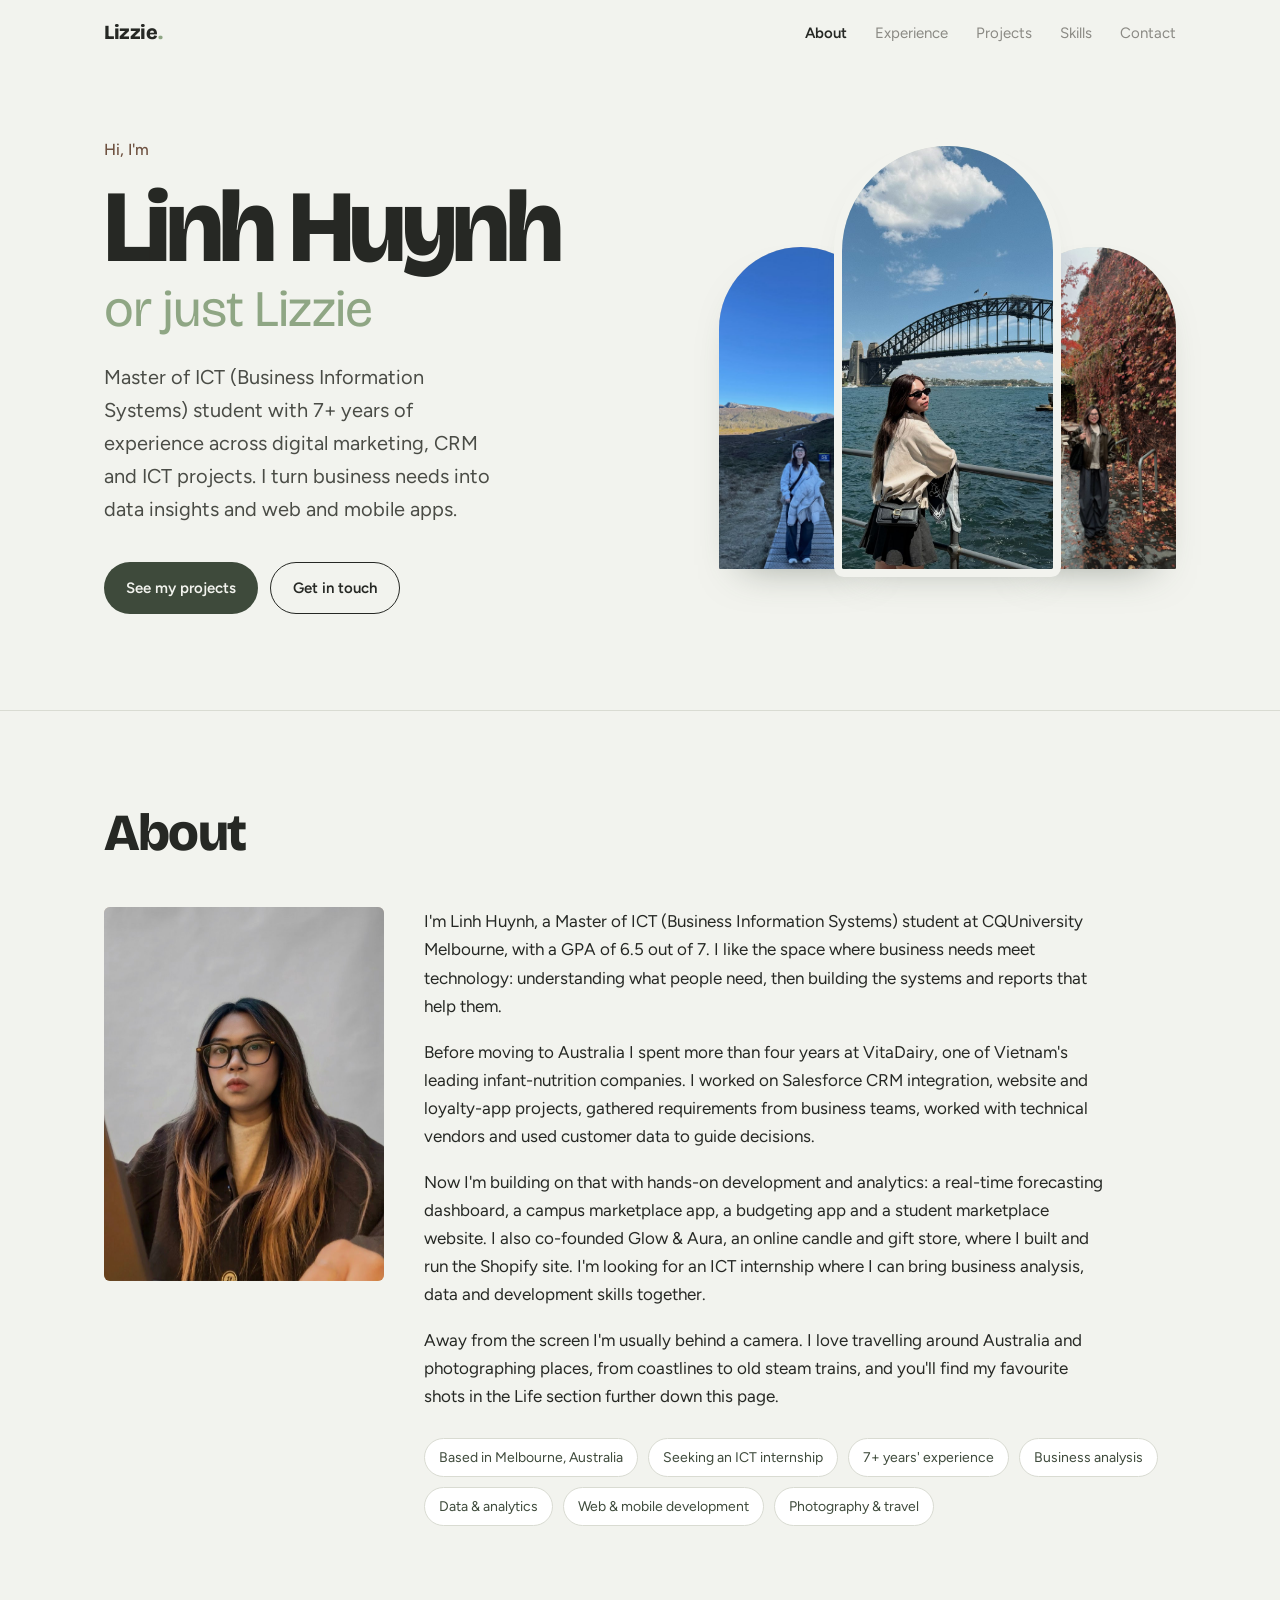
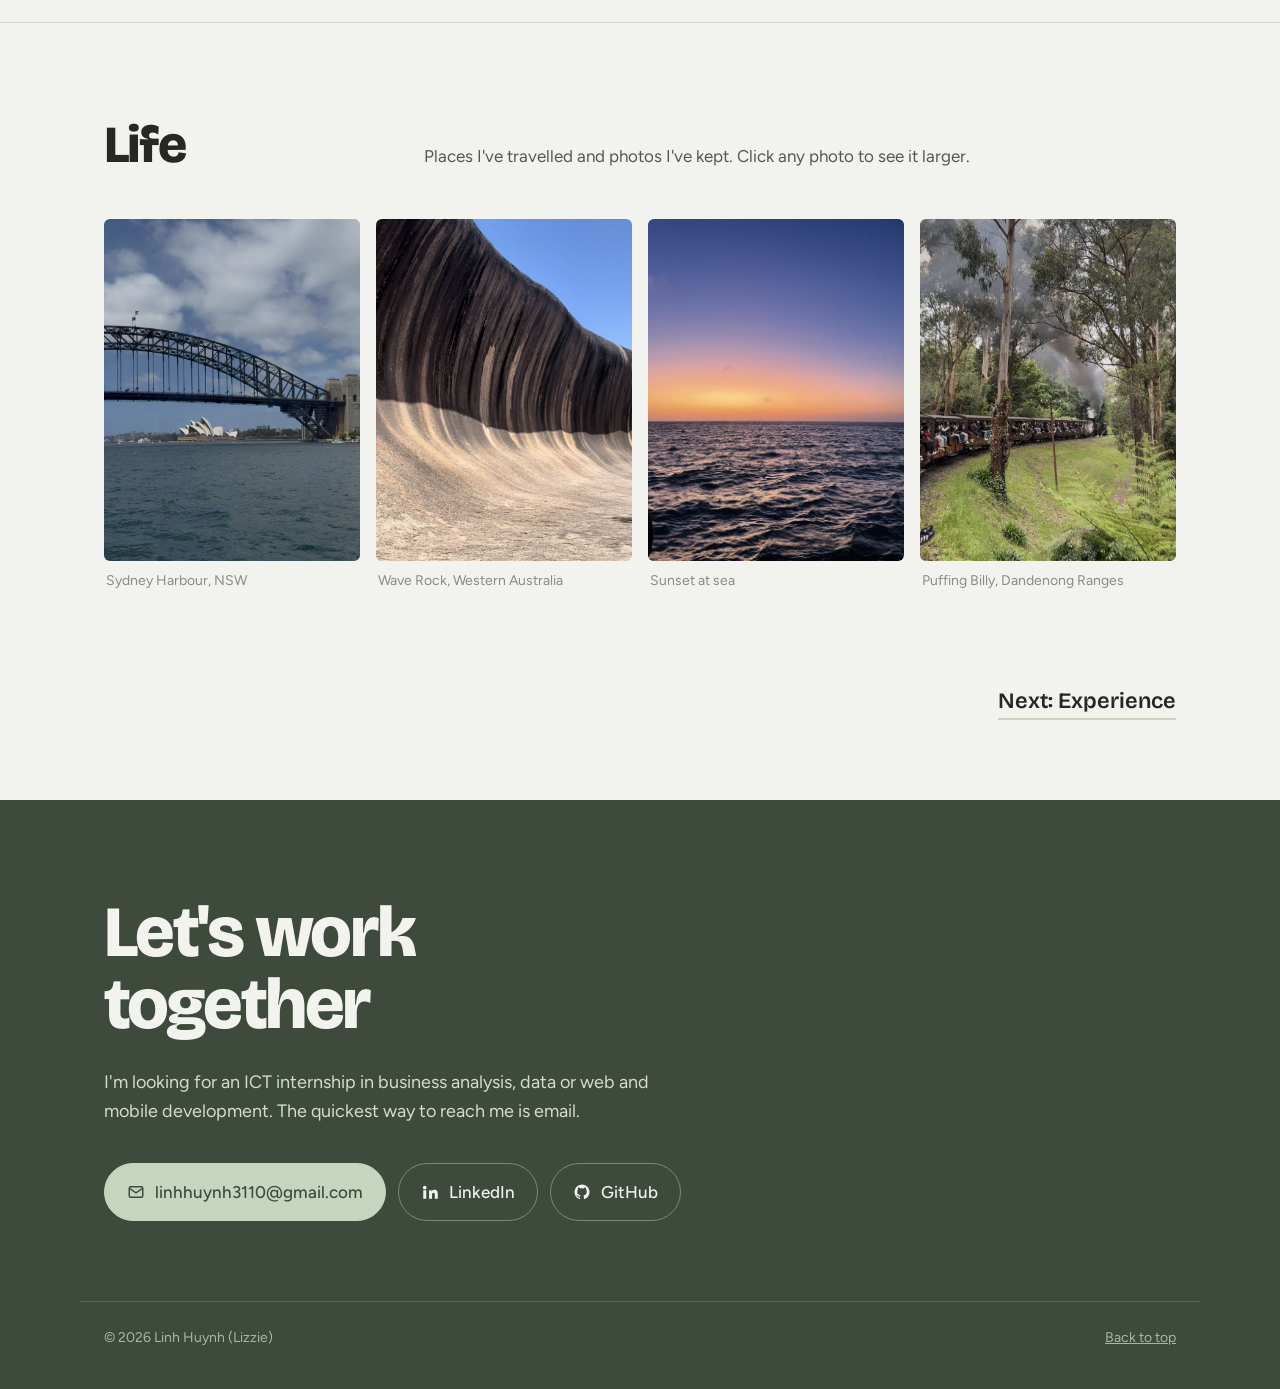
<file: index.html>
<!DOCTYPE html>
<html lang="en">
<head>
<meta charset="UTF-8">
<meta name="viewport" content="width=device-width, initial-scale=1">
<title>Linh Huynh (Lizzie) — Information Systems</title>
<meta name="description" content="Linh Huynh (Lizzie), Master of ICT (Business Information Systems) student in Melbourne: business analysis, data analytics, web and mobile development.">
<link rel="preconnect" href="https://fonts.googleapis.com">
<link rel="preconnect" href="https://fonts.gstatic.com" crossorigin>
<link href="https://fonts.googleapis.com/css2?family=Bricolage+Grotesque:opsz,wght@12..96,400;12..96,600;12..96,800&family=Figtree:wght@400;500;600&display=swap" rel="stylesheet">
<link rel="stylesheet" href="styles.css">
</head>
<body>

<header class="top" id="top">
  <nav class="wrap nav" aria-label="Main">
    <a class="logo" href="index.html">Lizzie<span>.</span></a>
    <button class="menu-btn" aria-expanded="false" aria-controls="menu">Menu</button>
    <ul id="menu">
      <li><a href="index.html" aria-current="page">About</a></li>
      <li><a href="experience.html">Experience</a></li>
      <li><a href="projects.html">Projects</a></li>
      <li><a href="skills.html">Skills</a></li>
      <li><a href="#contact">Contact</a></li>
    </ul>
  </nav>
</header>

<main>
  <section class="hero" id="home">
    <div class="wrap hero-grid">
      <div>
        <p class="hello">Hi, I'm</p>
        <h1>Linh Huynh <span class="nick">or just Lizzie</span></h1>
        <p class="lede">Master of ICT (Business Information Systems) student with 7+ years of experience across digital marketing, CRM and ICT projects. I turn business needs into data insights and web and mobile apps.</p>
        <div class="btns">
          <a class="btn primary" href="projects.html">See my projects</a>
          <a class="btn ghost" href="#contact">Get in touch</a>
        </div>
      </div>
      <!-- Replace these three with your favourite photos (put files in an /images folder) -->
      <div class="stack" aria-hidden="true">
        <div class="ph p1"><img src="images/lizzie-sydney.jpg" alt="" style="object-position:38% 50%"></div>
        <div class="ph p2 tone-b"><img src="images/lizzie-mountain.jpg" alt="" style="object-position:50% 60%"></div>
        <div class="ph p3 tone-g"><img src="images/lizzie-autumn.jpg" alt="" style="object-position:50% 55%"></div>
      </div>
    </div>
  </section>

  <section class="block" id="about">
    <div class="wrap">
      <div class="sec-head"><h2>About</h2></div>
      <div class="about-grid">
        <div class="ph tone-b"><img src="images/lizzie.jpg" alt="Portrait of Linh Huynh" style="object-position:50% 35%"></div>
        <div class="about-text">
          <p>I'm Linh Huynh, a Master of ICT (Business Information Systems) student at CQUniversity Melbourne, with a GPA of 6.5 out of 7. I like the space where business needs meet technology: understanding what people need, then building the systems and reports that help them.</p>
          <p>Before moving to Australia I spent more than four years at VitaDairy, one of Vietnam's leading infant-nutrition companies. I worked on Salesforce CRM integration, website and loyalty-app projects, gathered requirements from business teams, worked with technical vendors and used customer data to guide decisions.</p>
          <p>Now I'm building on that with hands-on development and analytics: a real-time forecasting dashboard, a campus marketplace app, a budgeting app and a student marketplace website. I also co-founded Glow &amp; Aura, an online candle and gift store, where I built and run the Shopify site. I'm looking for an ICT internship where I can bring business analysis, data and development skills together.</p>
          <p>Away from the screen I'm usually behind a camera. I love travelling around Australia and photographing places, from coastlines to old steam trains, and you'll find my favourite shots in the Life section further down this page.</p>
          <div class="facts">
            <span>Based in Melbourne, Australia</span>
            <span>Seeking an ICT internship</span>
            <span>7+ years' experience</span>
            <span>Business analysis</span>
            <span>Data &amp; analytics</span>
            <span>Web &amp; mobile development</span>
            <span>Photography &amp; travel</span>
          </div>
        </div>
      </div>
    </div>
  </section>

  <section class="block" id="life">
    <div class="wrap">
      <div class="sec-head"><h2>Life</h2><p>Places I've travelled and photos I've kept. Click any photo to see it larger.</p></div>
      <!-- EDIT: change any caption to the exact place. To add a photo, copy a <figure> line. -->
      <div class="gallery">
        <figure><div class="ph"><img src="images/travel-sydney.jpg" alt="Sydney Harbour Bridge and Opera House from the water"></div><figcaption>Sydney Harbour, NSW</figcaption></figure>
        <figure><div class="ph"><img src="images/travel-wave-rock.jpg" alt="Curved striped granite wall of Wave Rock against blue sky"></div><figcaption>Wave Rock, Western Australia</figcaption></figure>
        <figure><div class="ph"><img src="images/travel-sunset.jpg" alt="Orange sunset glow over a dark rippling sea"></div><figcaption>Sunset at sea</figcaption></figure>
        <figure><div class="ph"><img src="images/travel-puffing-billy.jpg" alt="Steam train curving through tall gum trees and ferns"></div><figcaption>Puffing Billy, Dandenong Ranges</figcaption></figure>
      </div>
    </div>
  </section>

  <div class="wrap next"><a href="experience.html">Next: Experience</a></div>

  <section class="contact contact-end" id="contact">
    <div class="wrap">
      <h2>Let's work together</h2>
      <p>I'm looking for an ICT internship in business analysis, data or web and mobile development. The quickest way to reach me is email.</p>
      <div class="links">
        <a class="mail" href="mailto:linhhuynh3110@gmail.com">
          <svg viewBox="0 0 24 24" fill="none" stroke="currentColor" stroke-width="2"><rect x="3" y="5" width="18" height="14" rx="2"/><path d="m3 7 9 6 9-6"/></svg>
          linhhuynh3110@gmail.com
        </a>
        <a href="https://www.linkedin.com/in/linh-huynh3110" target="_blank" rel="noopener">
          <svg viewBox="0 0 24 24" fill="currentColor"><path d="M4.98 3.5a2.5 2.5 0 1 1 0 5 2.5 2.5 0 0 1 0-5ZM3 9.5h4V21H3V9.5Zm7 0h3.8v1.6h.05c.53-1 1.83-2.05 3.77-2.05 4.03 0 4.78 2.65 4.78 6.1V21h-4v-5.1c0-1.22-.02-2.79-1.7-2.79-1.7 0-1.96 1.33-1.96 2.7V21h-4V9.5Z"/></svg>
          LinkedIn
        </a>
        <a href="https://github.com/linhhuynh3110" target="_blank" rel="noopener">
          <svg viewBox="0 0 24 24" fill="currentColor"><path d="M12 2a10 10 0 0 0-3.16 19.49c.5.09.68-.22.68-.48v-1.7c-2.78.6-3.37-1.34-3.37-1.34-.45-1.16-1.11-1.47-1.11-1.47-.91-.62.07-.6.07-.6 1 .07 1.53 1.03 1.53 1.03.9 1.52 2.34 1.08 2.91.83.09-.65.35-1.08.63-1.33-2.22-.25-4.55-1.11-4.55-4.94 0-1.09.39-1.98 1.03-2.68-.1-.25-.45-1.27.1-2.65 0 0 .84-.27 2.75 1.02a9.56 9.56 0 0 1 5 0c1.91-1.29 2.75-1.02 2.75-1.02.55 1.38.2 2.4.1 2.65.64.7 1.03 1.59 1.03 2.68 0 3.84-2.34 4.68-4.57 4.93.36.31.68.92.68 1.85v2.74c0 .27.18.58.69.48A10 10 0 0 0 12 2Z"/></svg>
          GitHub
        </a>
      </div>
    </div>
  </section>
</main>

<footer>
  <div class="wrap">
    <span>© <span class="yr">2026</span> Linh Huynh (Lizzie)</span>
    <a href="#top">Back to top</a>
  </div>
</footer>

<div class="lightbox" id="lightbox" role="dialog" aria-modal="true" aria-label="Photo viewer">
  <button type="button" id="lb-close">Close</button>
  <div class="ph"><span class="hint" id="lb-hint"></span><img id="lb-img" alt=""></div>
  <p id="lb-cap"></p>
</div>

<script src="script.js"></script>
</body>
</html>
</file>
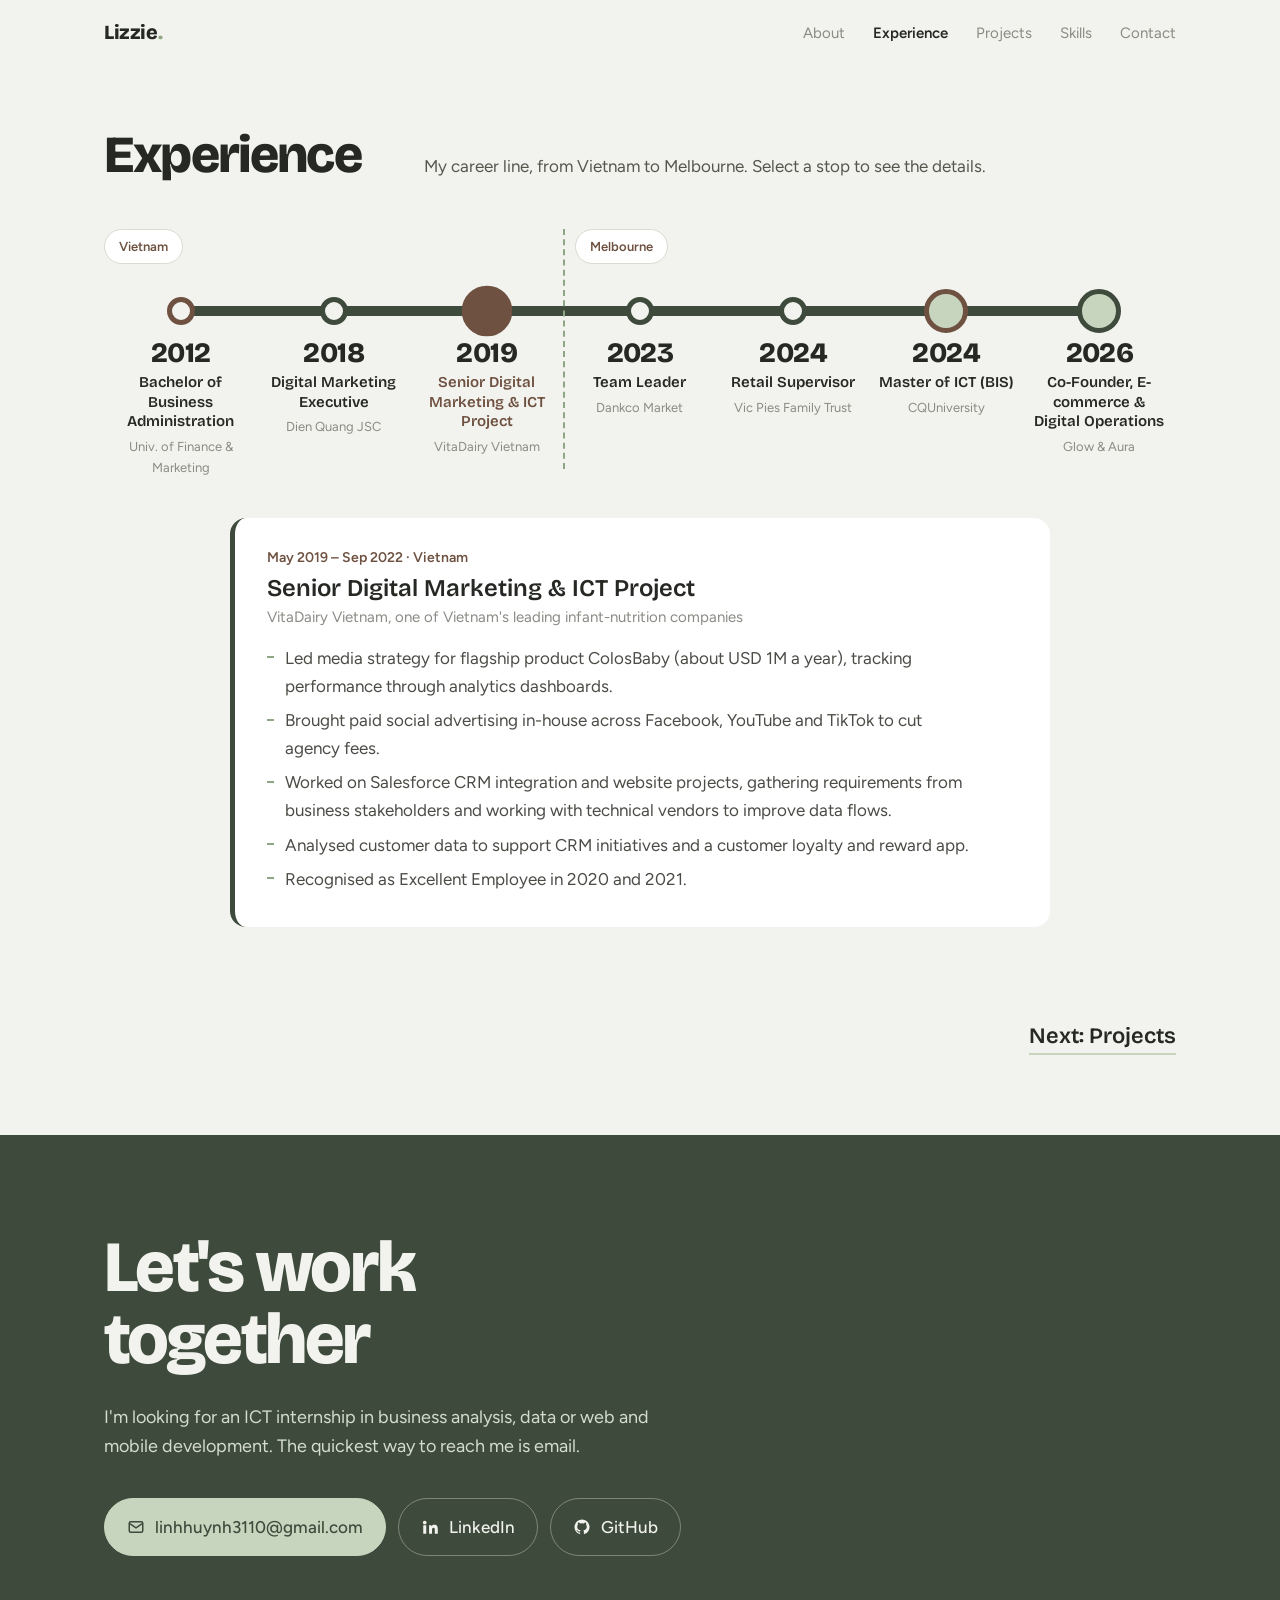
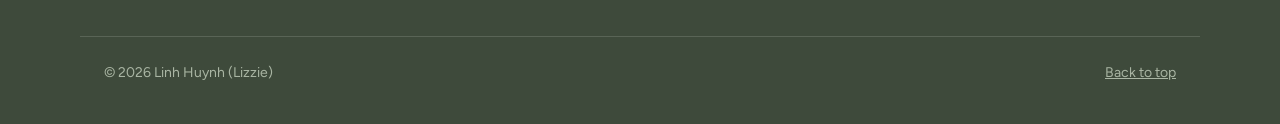
<file: experience.html>
<!DOCTYPE html>
<html lang="en">
<head>
<meta charset="UTF-8">
<meta name="viewport" content="width=device-width, initial-scale=1">
<title>Experience — Linh Huynh (Lizzie)</title>
<meta name="description" content="Linh Huynh (Lizzie), Master of ICT (Business Information Systems) student in Melbourne: business analysis, data analytics, web and mobile development.">
<link rel="preconnect" href="https://fonts.googleapis.com">
<link rel="preconnect" href="https://fonts.gstatic.com" crossorigin>
<link href="https://fonts.googleapis.com/css2?family=Bricolage+Grotesque:opsz,wght@12..96,400;12..96,600;12..96,800&family=Figtree:wght@400;500;600&display=swap" rel="stylesheet">
<link rel="stylesheet" href="styles.css">
</head>
<body>

<header class="top" id="top">
  <nav class="wrap nav" aria-label="Main">
    <a class="logo" href="index.html">Lizzie<span>.</span></a>
    <button class="menu-btn" aria-expanded="false" aria-controls="menu">Menu</button>
    <ul id="menu">
      <li><a href="index.html">About</a></li>
      <li><a href="experience.html" aria-current="page">Experience</a></li>
      <li><a href="projects.html">Projects</a></li>
      <li><a href="skills.html">Skills</a></li>
      <li><a href="#contact">Contact</a></li>
    </ul>
  </nav>
</header>

<main>
  <section class="block" id="experience">
    <div class="wrap">
      <div class="sec-head"><h2>Experience</h2><p>My career line, from Vietnam to Melbourne. <span class="desk-only">Select a stop to see the details.</span></p></div>
      <div class="metro" data-default="vd">
        <div class="zones"><span class="zone">Vietnam</span><span class="zone">Melbourne</span></div>
        <div class="track"></div>
        <ol class="stops">
          <li class="stop stu">
            <button type="button" class="stop-btn" aria-pressed="false" aria-controls="stop-panel" data-id="bba">
              <span class="dot" aria-hidden="true"></span>
              <span class="stop-yr">2012</span>
              <span class="stop-title">Bachelor of Business Administration</span>
              <span class="stop-org">Univ. of Finance &amp; Marketing</span>
            </button>
            <div class="stop-detail" id="d-bba">
              <p class="when">2012 – 2016 · Vietnam</p>
              <h3>Bachelor of Business Administration</h3>
              <p class="org">University of Finance and Marketing</p>
              <ul class="points"><li>Scholarship for Excellent Students (2015).</li><li>Deputy Head of the university Start-up Club.</li></ul>
            </div>
          </li>
          <li class="stop work">
            <button type="button" class="stop-btn" aria-pressed="false" aria-controls="stop-panel" data-id="dq">
              <span class="dot" aria-hidden="true"></span>
              <span class="stop-yr">2018</span>
              <span class="stop-title">Digital Marketing Executive</span>
              <span class="stop-org">Dien Quang JSC</span>
            </button>
            <div class="stop-detail" id="d-dq">
              <p class="when">Jul 2018 – Apr 2019 · Vietnam</p>
              <h3>Digital Marketing Executive</h3>
              <p class="org">Dien Quang JSC, one of Vietnam's leading lighting manufacturers</p>
              <ul class="points"><li>Managed digital campaigns across Google, Facebook and Zalo.</li><li>Oversaw SEO/SEM, email marketing and analytics integration to track campaign performance.</li></ul>
            </div>
          </li>
          <li class="stop work big">
            <button type="button" class="stop-btn" aria-pressed="false" aria-controls="stop-panel" data-id="vd">
              <span class="dot" aria-hidden="true"></span>
              <span class="stop-yr">2019</span>
              <span class="stop-title">Senior Digital Marketing &amp; ICT Project</span>
              <span class="stop-org">VitaDairy Vietnam</span>
            </button>
            <div class="stop-detail" id="d-vd">
              <p class="when">May 2019 – Sep 2022 · Vietnam</p>
              <h3>Senior Digital Marketing &amp; ICT Project</h3>
              <p class="org">VitaDairy Vietnam, one of Vietnam's leading infant-nutrition companies</p>
              <ul class="points"><li>Led media strategy for flagship product ColosBaby (about USD 1M a year), tracking performance through analytics dashboards.</li><li>Brought paid social advertising in-house across Facebook, YouTube and TikTok to cut agency fees.</li><li>Worked on Salesforce CRM integration and website projects, gathering requirements from business stakeholders and working with technical vendors to improve data flows.</li><li>Analysed customer data to support CRM initiatives and a customer loyalty and reward app.</li><li>Recognised as Excellent Employee in 2020 and 2021.</li></ul>
            </div>
          </li>
          <li class="stop work moved">
            <button type="button" class="stop-btn" aria-pressed="false" aria-controls="stop-panel" data-id="dk">
              <span class="dot" aria-hidden="true"></span>
              <span class="stop-yr">2023</span>
              <span class="stop-title">Team Leader</span>
              <span class="stop-org">Dankco Market</span>
            </button>
            <div class="stop-detail" id="d-dk">
              <p class="when">Jul 2023 – Jan 2024 · Melbourne</p>
              <h3>Team Leader</h3>
              <p class="org">Dankco Market, Melbourne</p>
              <ul class="points"><li>Led floor staff during peak hours to deliver fast, high-quality customer service.</li><li>Coordinated restocking and storage, keeping displays accurate and well presented.</li><li>Resolved customer complaints and communicated current promotions.</li></ul>
            </div>
          </li>
          <li class="stop work">
            <button type="button" class="stop-btn" aria-pressed="false" aria-controls="stop-panel" data-id="rs">
              <span class="dot" aria-hidden="true"></span>
              <span class="stop-yr">2024</span>
              <span class="stop-title">Retail Supervisor</span>
              <span class="stop-org">Vic Pies Family Trust</span>
            </button>
            <div class="stop-detail" id="d-rs">
              <p class="when">May 2024 – Present · Melbourne</p>
              <h3>Retail Supervisor</h3>
              <p class="org">Vic Pies Family Trust (supermarket), Melbourne</p>
              <ul class="points"><li>Track sales by product category and season, and use historical sales data to forecast demand and plan stock.</li><li>Set pricing for new products and keep item data accurate in the point-of-sale system.</li><li>Run daily opening and closing so the store is organised and ready to trade.</li></ul>
            </div>
          </li>
          <li class="stop stu big">
            <button type="button" class="stop-btn" aria-pressed="false" aria-controls="stop-panel" data-id="mict">
              <span class="dot" aria-hidden="true"></span>
              <span class="stop-yr">2024</span>
              <span class="stop-title">Master of ICT (BIS)</span>
              <span class="stop-org">CQUniversity</span>
            </button>
            <div class="stop-detail" id="d-mict">
              <p class="when">Jul 2024 – Present · Melbourne</p>
              <h3>Master of ICT (Business Information Systems)</h3>
              <p class="org">CQUniversity, Melbourne · GPA 6.5 / 7</p>
              <p class="stop-intro">A postgraduate degree that combines business and technology, preparing me for roles in business analysis, data and systems development.</p>
              <ul class="points"><li>Specialising in Business Information Systems: how organisations use data and technology, and how to turn business needs into working systems.</li><li>Building skills in business analysis (requirements, process modelling, user stories, Agile/Scrum), database design, system testing and networking fundamentals.</li><li>Hands-on development and analytics with Python, SQL, Power BI, HTML, CSS, JavaScript and Git/GitHub.</li><li>Led a team of four to build a real-time gold and silver price forecasting dashboard (High Distinction).</li><li>Designed and built the StudySwap mobile app and the MoneePocket budgeting app (both High Distinction), and the StuVibe marketplace website (Distinction).</li><li>Academic English Excellence Award (2024) and winner of the International Student Testimonial Competition (2026).</li></ul>
            </div>
          </li>
          <li class="stop work big">
            <button type="button" class="stop-btn" aria-pressed="false" aria-controls="stop-panel" data-id="ga">
              <span class="dot" aria-hidden="true"></span>
              <span class="stop-yr">2026</span>
              <span class="stop-title">Co-Founder, E-commerce &amp; Digital Operations</span>
              <span class="stop-org">Glow &amp; Aura</span>
            </button>
            <div class="stop-detail" id="d-ga">
              <p class="when">2026 – Present · Australia</p>
              <h3>Co-Founder – E-commerce Website &amp; Digital Operations</h3>
              <p class="org">Glow &amp; Aura (<a href="https://glowandaura.net" target="_blank" rel="noopener">glowandaura.net</a>), an online candle, home décor and gift store</p>
              <ul class="points"><li>Designed and built the Shopify store, including site structure, page layout, navigation and the end-to-end customer purchase flow.</li><li>Wrote and managed product content (titles, descriptions, collections and images) to give customers a clear, consistent experience.</li><li>Implemented on-page SEO (meta titles, descriptions, URL structure and image alt text) to improve search visibility.</li><li>Integrated the store with operations platforms and apps for payments, orders and fulfilment, keeping product and order data in sync.</li><li>Researched and sourced products and suppliers, analysing market trends to shape the product range.</li></ul>
            </div>
          </li>
        </ol>
      </div>
      <div class="stop-panel" id="stop-panel" aria-live="polite"></div>
    </div>
  </section>

  <div class="wrap next"><a href="projects.html">Next: Projects</a></div>

  <section class="contact contact-end" id="contact">
    <div class="wrap">
      <h2>Let's work together</h2>
      <p>I'm looking for an ICT internship in business analysis, data or web and mobile development. The quickest way to reach me is email.</p>
      <div class="links">
        <a class="mail" href="mailto:linhhuynh3110@gmail.com">
          <svg viewBox="0 0 24 24" fill="none" stroke="currentColor" stroke-width="2"><rect x="3" y="5" width="18" height="14" rx="2"/><path d="m3 7 9 6 9-6"/></svg>
          linhhuynh3110@gmail.com
        </a>
        <a href="https://www.linkedin.com/in/linh-huynh3110" target="_blank" rel="noopener">
          <svg viewBox="0 0 24 24" fill="currentColor"><path d="M4.98 3.5a2.5 2.5 0 1 1 0 5 2.5 2.5 0 0 1 0-5ZM3 9.5h4V21H3V9.5Zm7 0h3.8v1.6h.05c.53-1 1.83-2.05 3.77-2.05 4.03 0 4.78 2.65 4.78 6.1V21h-4v-5.1c0-1.22-.02-2.79-1.7-2.79-1.7 0-1.96 1.33-1.96 2.7V21h-4V9.5Z"/></svg>
          LinkedIn
        </a>
        <a href="https://github.com/linhhuynh3110" target="_blank" rel="noopener">
          <svg viewBox="0 0 24 24" fill="currentColor"><path d="M12 2a10 10 0 0 0-3.16 19.49c.5.09.68-.22.68-.48v-1.7c-2.78.6-3.37-1.34-3.37-1.34-.45-1.16-1.11-1.47-1.11-1.47-.91-.62.07-.6.07-.6 1 .07 1.53 1.03 1.53 1.03.9 1.52 2.34 1.08 2.91.83.09-.65.35-1.08.63-1.33-2.22-.25-4.55-1.11-4.55-4.94 0-1.09.39-1.98 1.03-2.68-.1-.25-.45-1.27.1-2.65 0 0 .84-.27 2.75 1.02a9.56 9.56 0 0 1 5 0c1.91-1.29 2.75-1.02 2.75-1.02.55 1.38.2 2.4.1 2.65.64.7 1.03 1.59 1.03 2.68 0 3.84-2.34 4.68-4.57 4.93.36.31.68.92.68 1.85v2.74c0 .27.18.58.69.48A10 10 0 0 0 12 2Z"/></svg>
          GitHub
        </a>
      </div>
    </div>
  </section>
</main>

<footer>
  <div class="wrap">
    <span>© <span class="yr">2026</span> Linh Huynh (Lizzie)</span>
    <a href="#top">Back to top</a>
  </div>
</footer>

<script src="script.js"></script>
</body>
</html>
</file>
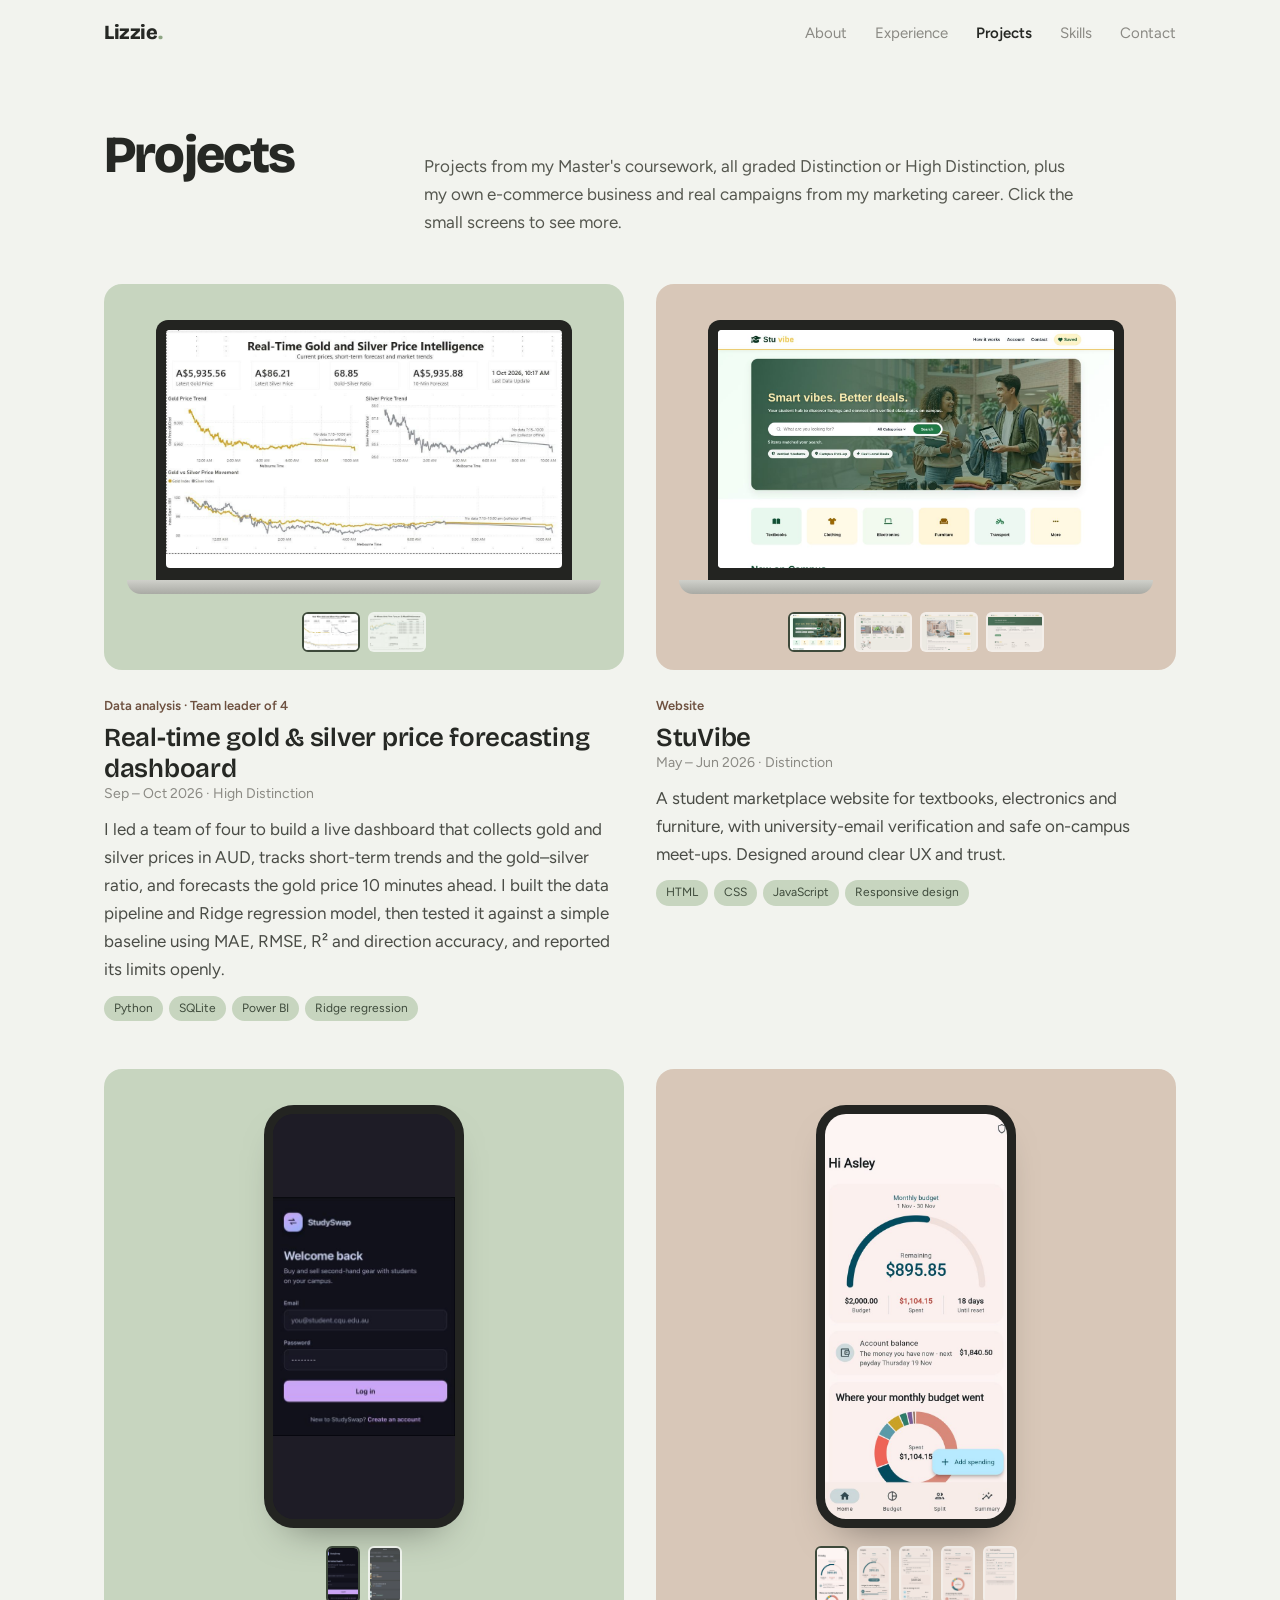
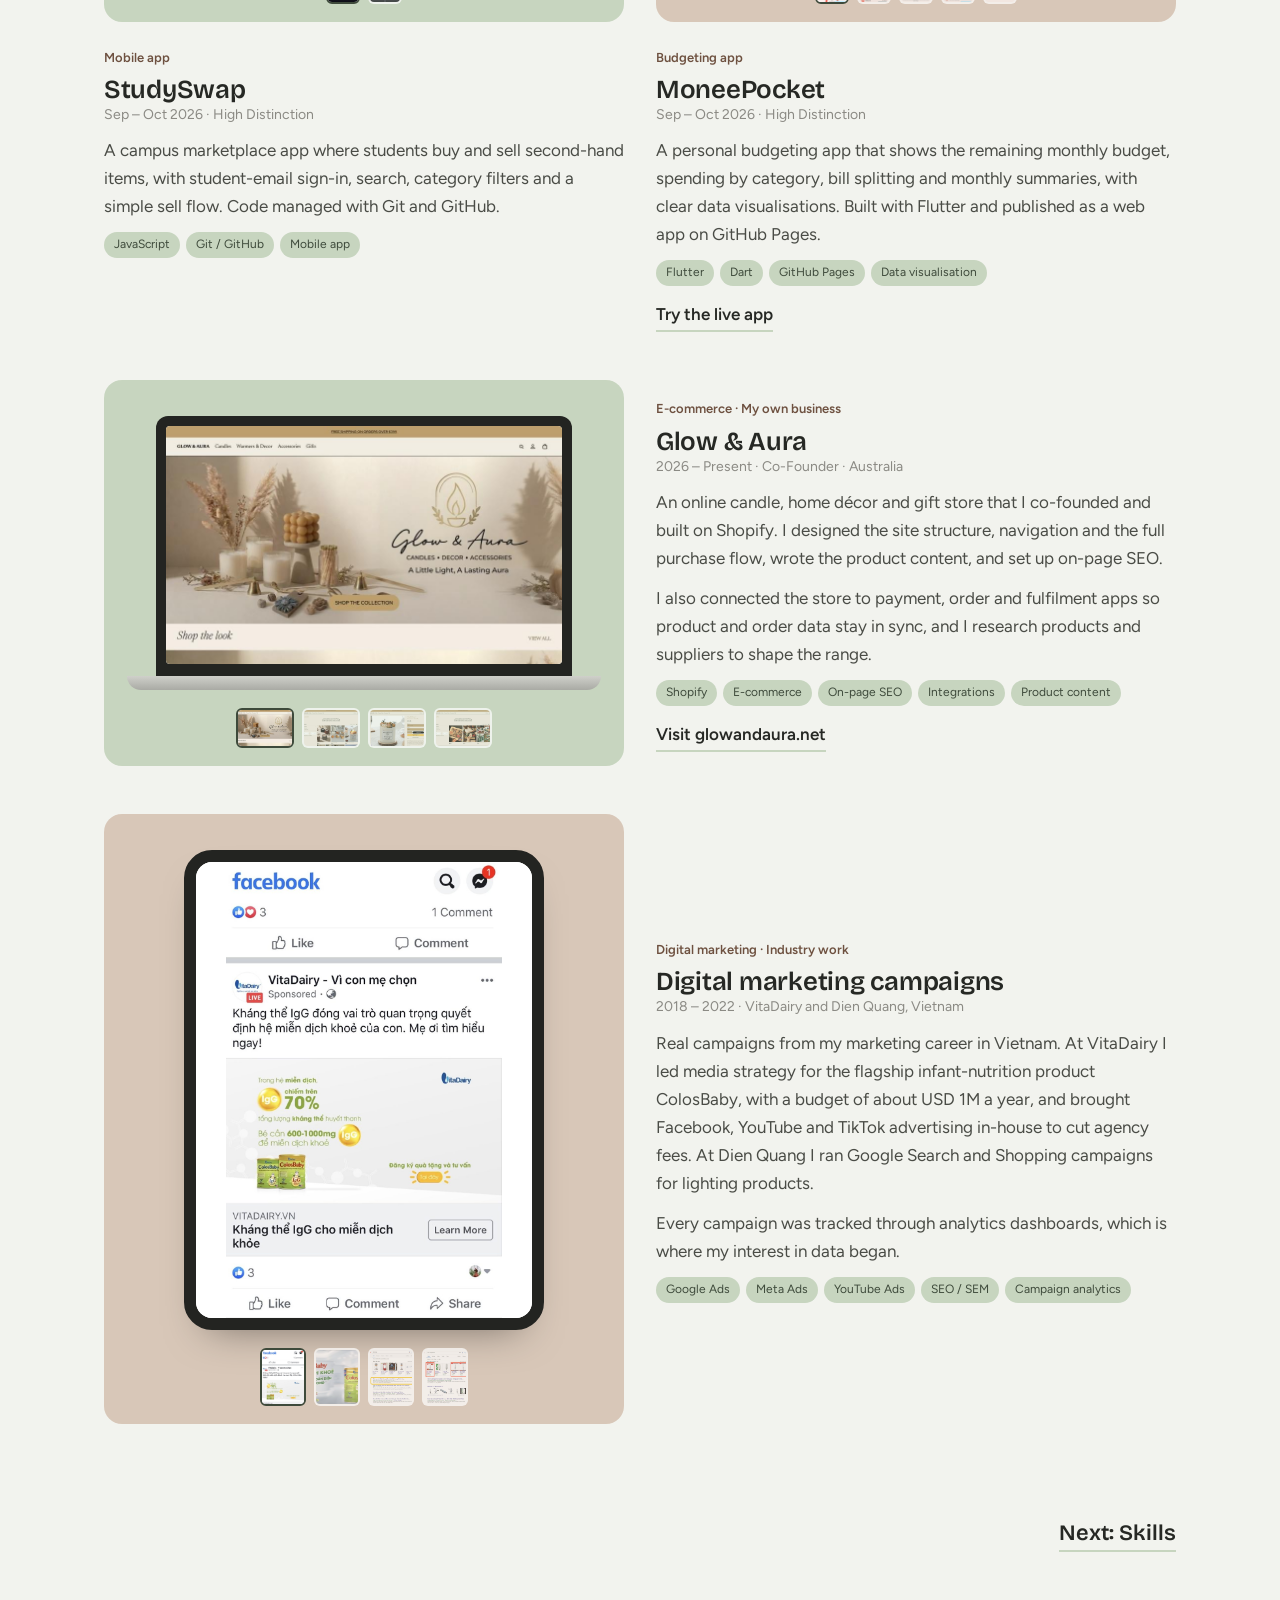
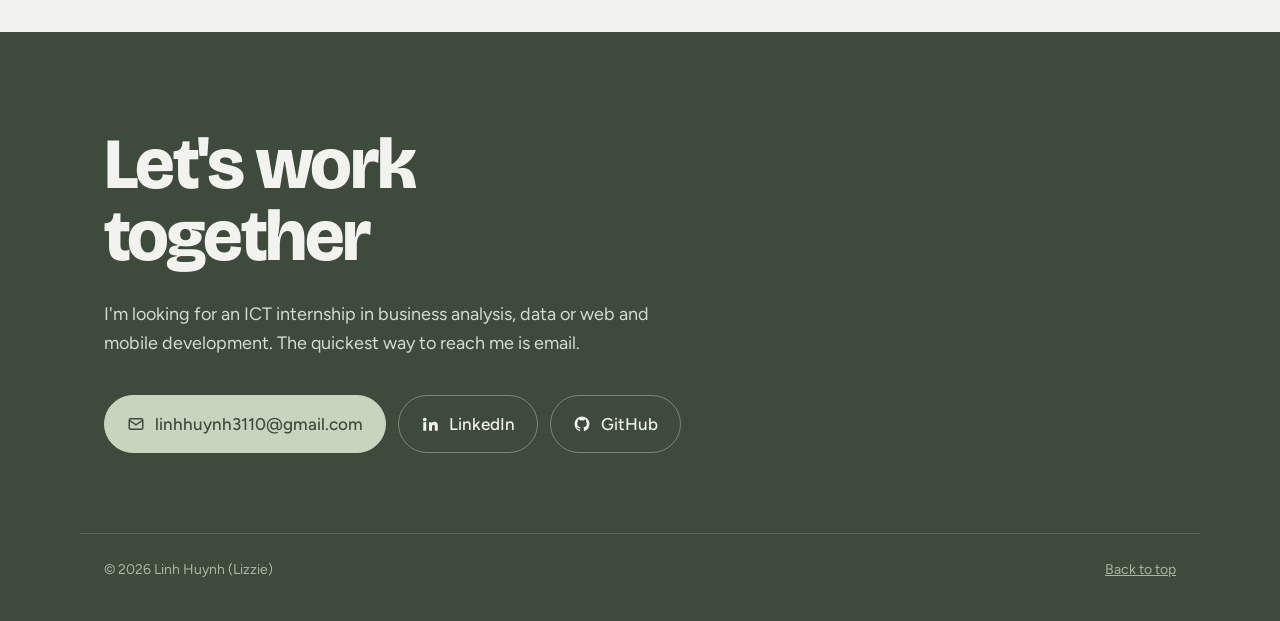
<file: projects.html>
<!DOCTYPE html>
<html lang="en">
<head>
<meta charset="UTF-8">
<meta name="viewport" content="width=device-width, initial-scale=1">
<title>Projects — Linh Huynh (Lizzie)</title>
<meta name="description" content="Linh Huynh (Lizzie), Master of ICT (Business Information Systems) student in Melbourne: business analysis, data analytics, web and mobile development.">
<link rel="preconnect" href="https://fonts.googleapis.com">
<link rel="preconnect" href="https://fonts.gstatic.com" crossorigin>
<link href="https://fonts.googleapis.com/css2?family=Bricolage+Grotesque:opsz,wght@12..96,400;12..96,600;12..96,800&family=Figtree:wght@400;500;600&display=swap" rel="stylesheet">
<link rel="stylesheet" href="styles.css">
</head>
<body>

<header class="top" id="top">
  <nav class="wrap nav" aria-label="Main">
    <a class="logo" href="index.html">Lizzie<span>.</span></a>
    <button class="menu-btn" aria-expanded="false" aria-controls="menu">Menu</button>
    <ul id="menu">
      <li><a href="index.html">About</a></li>
      <li><a href="experience.html">Experience</a></li>
      <li><a href="projects.html" aria-current="page">Projects</a></li>
      <li><a href="skills.html">Skills</a></li>
      <li><a href="#contact">Contact</a></li>
    </ul>
  </nav>
</header>

<main>
  <section class="block" id="projects">
    <div class="wrap">
      <div class="sec-head"><h2>Projects</h2><p>Projects from my Master's coursework, all graded Distinction or High Distinction, plus my own e-commerce business and real campaigns from my marketing career. Click the small screens to see more.</p></div>
      <div class="proj-grid">
        <article class="proj">
          <div class="stage sage">
            <div class="laptop fit"><div class="screen"><img class="dev-img" src="images/gold-dashboard.jpg" alt="Real-time gold &amp; silver price forecasting dashboard: Live prices and trends"></div><div class="base"></div></div>
            <div class="thumbs" role="group" aria-label="Real-time gold &amp; silver price forecasting dashboard screens"><button type="button" class="thumb" aria-pressed="true" data-src="images/gold-dashboard.jpg" data-alt="Real-time gold &amp; silver price forecasting dashboard: Live prices and trends" aria-label="Show Live prices and trends"><img src="images/gold-dashboard.jpg" alt=""></button><button type="button" class="thumb" aria-pressed="false" data-src="images/gold-forecast.jpg" data-alt="Real-time gold &amp; silver price forecasting dashboard: Forecast and model performance" aria-label="Show Forecast and model performance"><img src="images/gold-forecast.jpg" alt=""></button></div>
          </div>
          <span class="kind">Data analysis · Team leader of 4</span>
          <h3>Real-time gold &amp; silver price forecasting dashboard</h3>
          <p class="meta">Sep – Oct 2026 · High Distinction</p>
          <p>I led a team of four to build a live dashboard that collects gold and silver prices in AUD, tracks short-term trends and the gold–silver ratio, and forecasts the gold price 10 minutes ahead. I built the data pipeline and Ridge regression model, then tested it against a simple baseline using MAE, RMSE, R² and direction accuracy, and reported its limits openly.</p>
          <div class="tags"><span>Python</span><span>SQLite</span><span>Power BI</span><span>Ridge regression</span></div>
        </article>
        <article class="proj">
          <div class="stage brown">
            <div class="laptop"><div class="screen"><img class="dev-img" src="images/stuvibe-home.jpg" alt="StuVibe: Home page"></div><div class="base"></div></div>
            <div class="thumbs" role="group" aria-label="StuVibe screens"><button type="button" class="thumb" aria-pressed="true" data-src="images/stuvibe-home.jpg" data-alt="StuVibe: Home page" aria-label="Show Home page"><img src="images/stuvibe-home.jpg" alt=""></button><button type="button" class="thumb" aria-pressed="false" data-src="images/stuvibe-listings.jpg" data-alt="StuVibe: Browse listings" aria-label="Show Browse listings"><img src="images/stuvibe-listings.jpg" alt=""></button><button type="button" class="thumb" aria-pressed="false" data-src="images/stuvibe-product.jpg" data-alt="StuVibe: Product detail" aria-label="Show Product detail"><img src="images/stuvibe-product.jpg" alt=""></button><button type="button" class="thumb" aria-pressed="false" data-src="images/stuvibe-how.jpg" data-alt="StuVibe: How it works" aria-label="Show How it works"><img src="images/stuvibe-how.jpg" alt=""></button></div>
          </div>
          <span class="kind">Website</span>
          <h3>StuVibe</h3>
          <p class="meta">May – Jun 2026 · Distinction</p>
          <p>A student marketplace website for textbooks, electronics and furniture, with university-email verification and safe on-campus meet-ups. Designed around clear UX and trust.</p>
          <div class="tags"><span>HTML</span><span>CSS</span><span>JavaScript</span><span>Responsive design</span></div>
        </article>
        <article class="proj">
          <div class="stage sage">
            <div class="phone fit dark"><img class="dev-img" src="images/studyswap-login.jpg" alt="StudySwap: Log in"></div>
            <div class="thumbs" role="group" aria-label="StudySwap screens"><button type="button" class="thumb" aria-pressed="true" data-src="images/studyswap-login.jpg" data-alt="StudySwap: Log in" aria-label="Show Log in"><img src="images/studyswap-login.jpg" alt=""></button><button type="button" class="thumb" aria-pressed="false" data-src="images/studyswap-browse.jpg" data-alt="StudySwap: Browse listings" aria-label="Show Browse listings"><img src="images/studyswap-browse.jpg" alt=""></button></div>
          </div>
          <span class="kind">Mobile app</span>
          <h3>StudySwap</h3>
          <p class="meta">Sep – Oct 2026 · High Distinction</p>
          <p>A campus marketplace app where students buy and sell second-hand items, with student-email sign-in, search, category filters and a simple sell flow. Code managed with Git and GitHub.</p>
          <div class="tags"><span>JavaScript</span><span>Git / GitHub</span><span>Mobile app</span></div>
        </article>
        <article class="proj">
          <div class="stage brown">
            <div class="phone"><img class="dev-img" src="images/moneepocket-home.jpg" alt="MoneePocket: Home"></div>
            <div class="thumbs" role="group" aria-label="MoneePocket screens"><button type="button" class="thumb" aria-pressed="true" data-src="images/moneepocket-home.jpg" data-alt="MoneePocket: Home" aria-label="Show Home"><img src="images/moneepocket-home.jpg" alt=""></button><button type="button" class="thumb" aria-pressed="false" data-src="images/moneepocket-budget.jpg" data-alt="MoneePocket: Budgets" aria-label="Show Budgets"><img src="images/moneepocket-budget.jpg" alt=""></button><button type="button" class="thumb" aria-pressed="false" data-src="images/moneepocket-split.jpg" data-alt="MoneePocket: Split a bill" aria-label="Show Split a bill"><img src="images/moneepocket-split.jpg" alt=""></button><button type="button" class="thumb" aria-pressed="false" data-src="images/moneepocket-summary.jpg" data-alt="MoneePocket: Summary" aria-label="Show Summary"><img src="images/moneepocket-summary.jpg" alt=""></button><button type="button" class="thumb" aria-pressed="false" data-src="images/moneepocket-add.jpg" data-alt="MoneePocket: Add spending" aria-label="Show Add spending"><img src="images/moneepocket-add.jpg" alt=""></button></div>
          </div>
          <span class="kind">Budgeting app</span>
          <h3>MoneePocket</h3>
          <p class="meta">Sep – Oct 2026 · High Distinction</p>
          <p>A personal budgeting app that shows the remaining monthly budget, spending by category, bill splitting and monthly summaries, with clear data visualisations. Built with Flutter and published as a web app on GitHub Pages.</p>
          <div class="tags"><span>Flutter</span><span>Dart</span><span>GitHub Pages</span><span>Data visualisation</span></div><a class="proj-link" href="https://linhhuynhcqu.github.io/moneepocket-app/" target="_blank" rel="noopener">Try the live app</a>
        </article>
        <article class="proj wide">
          <div class="stage sage">
            <div class="laptop"><div class="screen"><img class="dev-img" src="images/glowaura-home.jpg" alt="Glow &amp; Aura: Home page"></div><div class="base"></div></div>
            <div class="thumbs" role="group" aria-label="Glow &amp; Aura screens"><button type="button" class="thumb" aria-pressed="true" data-src="images/glowaura-home.jpg" data-alt="Glow &amp; Aura: Home page" aria-label="Show Home page"><img src="images/glowaura-home.jpg" alt=""></button><button type="button" class="thumb" aria-pressed="false" data-src="images/glowaura-candles.jpg" data-alt="Glow &amp; Aura: Candles collection" aria-label="Show Candles collection"><img src="images/glowaura-candles.jpg" alt=""></button><button type="button" class="thumb" aria-pressed="false" data-src="images/glowaura-product.jpg" data-alt="Glow &amp; Aura: Product page" aria-label="Show Product page"><img src="images/glowaura-product.jpg" alt=""></button><button type="button" class="thumb" aria-pressed="false" data-src="images/glowaura-gifts.jpg" data-alt="Glow &amp; Aura: Gifts collection" aria-label="Show Gifts collection"><img src="images/glowaura-gifts.jpg" alt=""></button></div>
          </div>
          <div class="proj-info">
            <span class="kind">E-commerce · My own business</span>
            <h3>Glow &amp; Aura</h3>
            <p class="meta">2026 – Present · Co-Founder · Australia</p>
            <p>An online candle, home décor and gift store that I co-founded and built on Shopify. I designed the site structure, navigation and the full purchase flow, wrote the product content, and set up on-page SEO.</p>
            <p>I also connected the store to payment, order and fulfilment apps so product and order data stay in sync, and I research products and suppliers to shape the range.</p>
            <div class="tags"><span>Shopify</span><span>E-commerce</span><span>On-page SEO</span><span>Integrations</span><span>Product content</span></div>
            <a class="proj-link" href="https://glowandaura.net" target="_blank" rel="noopener">Visit glowandaura.net</a>
          </div>
        </article>
        <article class="proj wide">
          <div class="stage brown">
            <div class="tablet"><img class="dev-img" src="images/ads-vitadairy-facebook.jpg" alt="Digital marketing campaigns: VitaDairy Facebook ad"></div>
            <div class="thumbs" role="group" aria-label="Digital marketing campaigns screens"><button type="button" class="thumb" aria-pressed="true" data-src="images/ads-vitadairy-facebook.jpg" data-alt="Digital marketing campaigns: VitaDairy Facebook ad" aria-label="Show VitaDairy Facebook ad"><img src="images/ads-vitadairy-facebook.jpg" alt=""></button><button type="button" class="thumb" aria-pressed="false" data-src="images/ads-colosbaby-youtube.jpg" data-alt="Digital marketing campaigns: ColosBaby YouTube ad" aria-label="Show ColosBaby YouTube ad"><img src="images/ads-colosbaby-youtube.jpg" alt=""></button><button type="button" class="thumb" aria-pressed="false" data-src="images/ads-dienquang-search.jpg" data-alt="Digital marketing campaigns: Dien Quang Google Search ads" aria-label="Show Dien Quang Google Search ads"><img src="images/ads-dienquang-search.jpg" alt=""></button><button type="button" class="thumb" aria-pressed="false" data-src="images/ads-dienquang-shopping.jpg" data-alt="Digital marketing campaigns: Dien Quang Google Shopping ads" aria-label="Show Dien Quang Google Shopping ads"><img src="images/ads-dienquang-shopping.jpg" alt=""></button></div>
          </div>
          <div class="proj-info">
            <span class="kind">Digital marketing · Industry work</span>
            <h3>Digital marketing campaigns</h3>
            <p class="meta">2018 – 2022 · VitaDairy and Dien Quang, Vietnam</p>
            <p>Real campaigns from my marketing career in Vietnam. At VitaDairy I led media strategy for the flagship infant-nutrition product ColosBaby, with a budget of about USD 1M a year, and brought Facebook, YouTube and TikTok advertising in-house to cut agency fees. At Dien Quang I ran Google Search and Shopping campaigns for lighting products.</p>
            <p>Every campaign was tracked through analytics dashboards, which is where my interest in data began.</p>
            <div class="tags"><span>Google Ads</span><span>Meta Ads</span><span>YouTube Ads</span><span>SEO / SEM</span><span>Campaign analytics</span></div>
          </div>
        </article>
      </div>
    </div>
  </section>

  <div class="wrap next"><a href="skills.html">Next: Skills</a></div>

  <section class="contact contact-end" id="contact">
    <div class="wrap">
      <h2>Let's work together</h2>
      <p>I'm looking for an ICT internship in business analysis, data or web and mobile development. The quickest way to reach me is email.</p>
      <div class="links">
        <a class="mail" href="mailto:linhhuynh3110@gmail.com">
          <svg viewBox="0 0 24 24" fill="none" stroke="currentColor" stroke-width="2"><rect x="3" y="5" width="18" height="14" rx="2"/><path d="m3 7 9 6 9-6"/></svg>
          linhhuynh3110@gmail.com
        </a>
        <a href="https://www.linkedin.com/in/linh-huynh3110" target="_blank" rel="noopener">
          <svg viewBox="0 0 24 24" fill="currentColor"><path d="M4.98 3.5a2.5 2.5 0 1 1 0 5 2.5 2.5 0 0 1 0-5ZM3 9.5h4V21H3V9.5Zm7 0h3.8v1.6h.05c.53-1 1.83-2.05 3.77-2.05 4.03 0 4.78 2.65 4.78 6.1V21h-4v-5.1c0-1.22-.02-2.79-1.7-2.79-1.7 0-1.96 1.33-1.96 2.7V21h-4V9.5Z"/></svg>
          LinkedIn
        </a>
        <a href="https://github.com/linhhuynh3110" target="_blank" rel="noopener">
          <svg viewBox="0 0 24 24" fill="currentColor"><path d="M12 2a10 10 0 0 0-3.16 19.49c.5.09.68-.22.68-.48v-1.7c-2.78.6-3.37-1.34-3.37-1.34-.45-1.16-1.11-1.47-1.11-1.47-.91-.62.07-.6.07-.6 1 .07 1.53 1.03 1.53 1.03.9 1.52 2.34 1.08 2.91.83.09-.65.35-1.08.63-1.33-2.22-.25-4.55-1.11-4.55-4.94 0-1.09.39-1.98 1.03-2.68-.1-.25-.45-1.27.1-2.65 0 0 .84-.27 2.75 1.02a9.56 9.56 0 0 1 5 0c1.91-1.29 2.75-1.02 2.75-1.02.55 1.38.2 2.4.1 2.65.64.7 1.03 1.59 1.03 2.68 0 3.84-2.34 4.68-4.57 4.93.36.31.68.92.68 1.85v2.74c0 .27.18.58.69.48A10 10 0 0 0 12 2Z"/></svg>
          GitHub
        </a>
      </div>
    </div>
  </section>
</main>

<footer>
  <div class="wrap">
    <span>© <span class="yr">2026</span> Linh Huynh (Lizzie)</span>
    <a href="#top">Back to top</a>
  </div>
</footer>

<script src="script.js"></script>
</body>
</html>
</file>
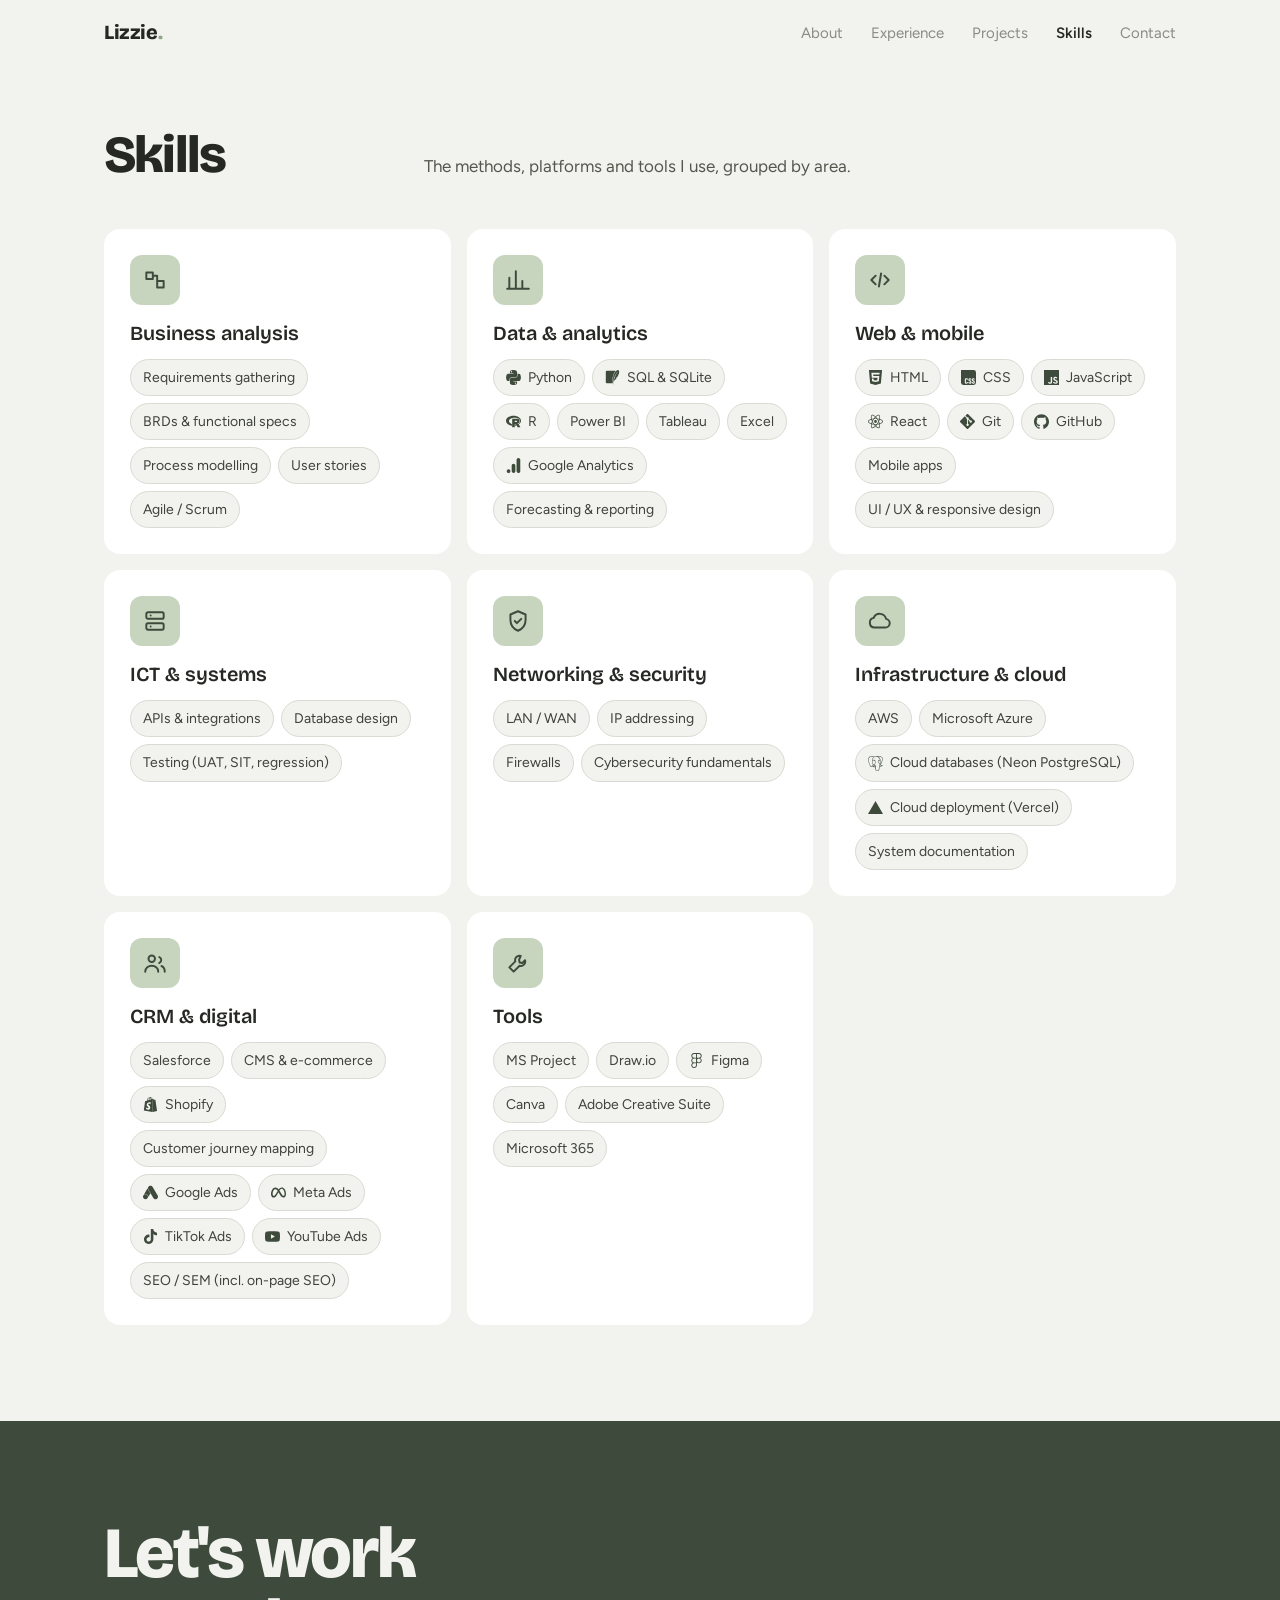
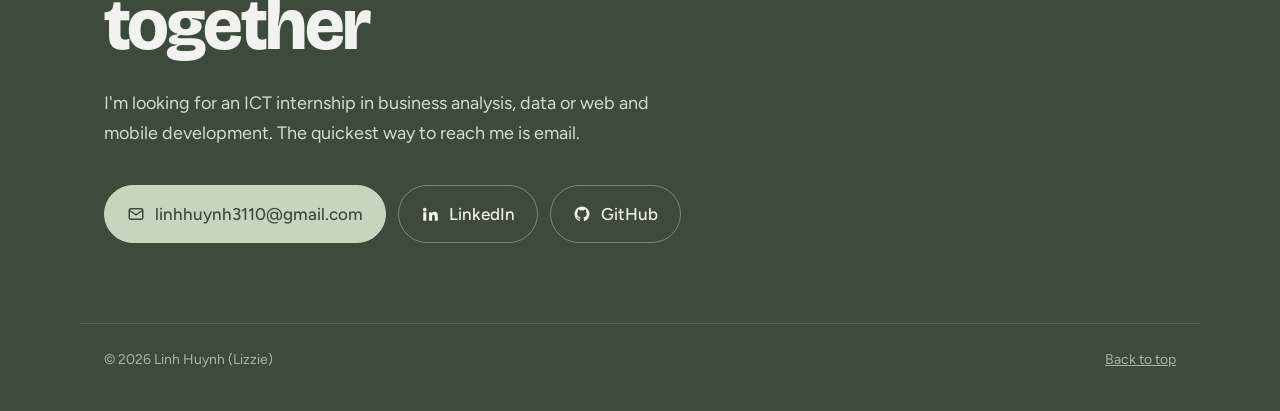
<file: skills.html>
<!DOCTYPE html>
<html lang="en">
<head>
<meta charset="UTF-8">
<meta name="viewport" content="width=device-width, initial-scale=1">
<title>Skills — Linh Huynh (Lizzie)</title>
<meta name="description" content="Linh Huynh (Lizzie), Master of ICT (Business Information Systems) student in Melbourne: business analysis, data analytics, web and mobile development.">
<link rel="preconnect" href="https://fonts.googleapis.com">
<link rel="preconnect" href="https://fonts.gstatic.com" crossorigin>
<link href="https://fonts.googleapis.com/css2?family=Bricolage+Grotesque:opsz,wght@12..96,400;12..96,600;12..96,800&family=Figtree:wght@400;500;600&display=swap" rel="stylesheet">
<link rel="stylesheet" href="styles.css">
</head>
<body>

<header class="top" id="top">
  <nav class="wrap nav" aria-label="Main">
    <a class="logo" href="index.html">Lizzie<span>.</span></a>
    <button class="menu-btn" aria-expanded="false" aria-controls="menu">Menu</button>
    <ul id="menu">
      <li><a href="index.html">About</a></li>
      <li><a href="experience.html">Experience</a></li>
      <li><a href="projects.html">Projects</a></li>
      <li><a href="skills.html" aria-current="page">Skills</a></li>
      <li><a href="#contact">Contact</a></li>
    </ul>
  </nav>
</header>

<main>
  <section class="block" id="skills">
    <div class="wrap">
      <div class="sec-head"><h2>Skills</h2><p>The methods, platforms and tools I use, grouped by area.</p></div>
      <div class="skill-cards">
        <article class="skill-card">
          <div class="skill-icon"><svg viewBox="0 0 24 24" fill="none" stroke="currentColor" stroke-width="1.8" stroke-linecap="round" stroke-linejoin="round" aria-hidden="true"><path d="M4 5h6v6H4zM14 13h6v6h-6zM10 8h4v8"/></svg></div>
          <h3>Business analysis</h3>
          <ul class="chips"><li>Requirements gathering</li><li>BRDs &amp; functional specs</li><li>Process modelling</li><li>User stories</li><li>Agile / Scrum</li></ul>
        </article>
        <article class="skill-card">
          <div class="skill-icon"><svg viewBox="0 0 24 24" fill="none" stroke="currentColor" stroke-width="1.8" stroke-linecap="round" stroke-linejoin="round" aria-hidden="true"><path d="M4 20V10M10 20V4M16 20v-7M22 20H2"/></svg></div>
          <h3>Data &amp; analytics</h3>
          <ul class="chips"><li class="has-logo"><svg viewBox="0 0 24 24" aria-hidden="true"><path d="M11.858 0c-.978.005-1.913.088-2.736.234C6.7.662 6.26 1.558 6.26 3.21v2.182h5.725v.727H4.111c-1.664 0-3.121 1-3.577 2.903-.526 2.181-.549 3.542 0 5.82.407 1.694 1.379 2.902 3.043 2.902h1.969v-2.616c0-1.89 1.635-3.557 3.576-3.557h5.72c1.591 0 2.862-1.31 2.862-2.91v-5.45c0-1.553-1.309-2.718-2.863-2.977A18 18 0 0 0 11.858 0M8.762 1.755c.591 0 1.074.491 1.074 1.095 0 .601-.483 1.087-1.074 1.087A1.08 1.08 0 0 1 7.688 2.85c0-.604.48-1.095 1.074-1.095m9.656 4.364v2.543c0 1.971-1.671 3.63-3.577 3.63H9.122c-1.566 0-2.862 1.34-2.862 2.91v5.452c0 1.551 1.349 2.464 2.862 2.91 1.813.532 3.55.628 5.72 0 1.44-.418 2.862-1.258 2.862-2.91V18.47h-5.719v-.727h8.582c1.664 0 2.284-1.16 2.862-2.903.598-1.793.573-3.518 0-5.819-.41-1.656-1.196-2.903-2.862-2.903zm-3.216 13.807a1.08 1.08 0 0 1 1.074 1.088c0 .604-.48 1.094-1.074 1.094-.592 0-1.075-.49-1.075-1.094 0-.601.483-1.088 1.075-1.088"/></svg>Python</li><li class="has-logo"><svg viewBox="0 0 24 24" aria-hidden="true"><path d="M21.678.521c-1.032-.92-2.28-.55-3.513.544a8.71 8.71 0 0 0-.547.535c-2.109 2.237-4.066 6.38-4.674 9.544.237.48.422 1.093.544 1.561a13.044 13.044 0 0 1 .164.703s-.019-.071-.096-.296l-.05-.146a1.689 1.689 0 0 0-.033-.08c-.138-.32-.518-.995-.686-1.289-.143.423-.27.818-.376 1.176.484.884.778 2.4.778 2.4s-.025-.099-.147-.442c-.107-.303-.644-1.244-.772-1.464-.217.804-.304 1.346-.226 1.478.152.256.296.698.422 1.186.286 1.1.485 2.44.485 2.44l.017.224a22.41 22.41 0 0 0 .056 2.748c.095 1.146.273 2.13.5 2.657l.155-.084c-.334-1.038-.47-2.399-.41-3.967.09-2.398.642-5.29 1.661-8.304 1.723-4.55 4.113-8.201 6.3-9.945-1.993 1.8-4.692 7.63-5.5 9.788-.904 2.416-1.545 4.684-1.931 6.857.666-2.037 2.821-2.912 2.821-2.912s1.057-1.304 2.292-3.166c-.74.169-1.955.458-2.362.629-.6.251-.762.337-.762.337s1.945-1.184 3.613-1.72C21.695 7.9 24.195 2.767 21.678.521m-18.573.543A1.842 1.842 0 0 0 1.27 2.9v16.608a1.84 1.84 0 0 0 1.835 1.834h9.418a22.953 22.953 0 0 1-.052-2.707c-.006-.062-.011-.141-.016-.2a27.01 27.01 0 0 0-.473-2.378c-.121-.47-.275-.898-.369-1.057-.116-.197-.098-.31-.097-.432 0-.12.015-.245.037-.386a9.98 9.98 0 0 1 .234-1.045l.217-.028c-.017-.035-.014-.065-.031-.097l-.041-.381a32.8 32.8 0 0 1 .382-1.194l.2-.019c-.008-.016-.01-.038-.018-.053l-.043-.316c.63-3.28 2.587-7.443 4.8-9.791.066-.069.133-.128.198-.194Z"/></svg>SQL &amp; SQLite</li><li class="has-logo"><svg viewBox="0 0 24 24" aria-hidden="true"><path d="M12 2.746c-6.627 0-12 3.599-12 8.037 0 3.897 4.144 7.144 9.64 7.88V16.26c-2.924-.915-4.925-2.755-4.925-4.877 0-3.035 4.084-5.494 9.12-5.494 5.038 0 8.757 1.683 8.757 5.494 0 1.976-.999 3.379-2.662 4.272.09.066.174.128.258.216.169.149.25.363.372.544 2.128-1.45 3.44-3.437 3.44-5.631 0-4.44-5.373-8.038-12-8.038zm-2.111 4.99v13.516l4.093-.002-.002-5.291h1.1c.225 0 .321.066.549.25.272.22.715.982.715.982l2.164 4.063 4.627-.002-2.864-4.826s-.086-.193-.265-.383a2.22 2.22 0 00-.582-.416c-.422-.214-1.149-.434-1.149-.434s3.578-.264 3.578-3.826c0-3.562-3.744-3.63-3.744-3.63zm4.127 2.93l2.478.002s1.149-.062 1.149 1.127c0 1.165-1.149 1.17-1.149 1.17h-2.478zm1.754 6.119c-.494.049-1.012.079-1.54.088v1.807a16.622 16.622 0 002.37-.473l-.471-.891s-.108-.183-.248-.394c-.039-.054-.08-.098-.111-.137z"/></svg>R</li><li>Power BI</li><li>Tableau</li><li>Excel</li><li class="has-logo"><svg viewBox="0 0 24 24" aria-hidden="true"><path d="M22.84 2.9982v17.9987c.0086 1.6473-1.3197 2.9897-2.967 2.9984a2.9808 2.9808 0 01-.3677-.0208c-1.528-.226-2.6477-1.5558-2.6105-3.1V3.1204c-.0369-1.5458 1.0856-2.8762 2.6157-3.1 1.6361-.1915 3.1178.9796 3.3093 2.6158.014.1201.0208.241.0202.3619zM4.1326 18.0548c-1.6417 0-2.9726 1.331-2.9726 2.9726C1.16 22.6691 2.4909 24 4.1326 24s2.9726-1.3309 2.9726-2.9726-1.331-2.9726-2.9726-2.9726zm7.8728-9.0098c-.0171 0-.0342 0-.0513.0003-1.6495.0904-2.9293 1.474-2.891 3.1256v7.9846c0 2.167.9535 3.4825 2.3505 3.763 1.6118.3266 3.1832-.7152 3.5098-2.327.04-.1974.06-.3983.0593-.5998v-8.9585c.003-1.6474-1.33-2.9852-2.9773-2.9882z"/></svg>Google Analytics</li><li>Forecasting &amp; reporting</li></ul>
        </article>
        <article class="skill-card">
          <div class="skill-icon"><svg viewBox="0 0 24 24" fill="none" stroke="currentColor" stroke-width="1.8" stroke-linecap="round" stroke-linejoin="round" aria-hidden="true"><path d="M8 8l-4 4 4 4M16 8l4 4-4 4M13 6l-2 12"/></svg></div>
          <h3>Web &amp; mobile</h3>
          <ul class="chips"><li class="has-logo"><svg viewBox="0 0 24 24" aria-hidden="true"><path d="M1.5 0h21l-1.91 21.563L11.977 24l-8.564-2.438L1.5 0zm7.031 9.75l-.232-2.718 10.059.003.23-2.622L5.412 4.41l.698 8.01h9.126l-.326 3.426-2.91.804-2.955-.81-.188-2.11H6.248l.33 4.171L12 19.351l5.379-1.443.744-8.157H8.531z"/></svg>HTML</li><li class="has-logo"><svg viewBox="0 0 24 24" aria-hidden="true"><path d="M0 0v20.16A3.84 3.84 0 0 0 3.84 24h16.32A3.84 3.84 0 0 0 24 20.16V3.84A3.84 3.84 0 0 0 20.16 0Zm14.256 13.08c1.56 0 2.28 1.08 2.304 2.64h-1.608c.024-.288-.048-.6-.144-.84-.096-.192-.288-.264-.552-.264-.456 0-.696.264-.696.84-.024.576.288.888.768 1.08.72.288 1.608.744 1.92 1.296q.432.648.432 1.656c0 1.608-.912 2.592-2.496 2.592-1.656 0-2.4-1.032-2.424-2.688h1.68c0 .792.264 1.176.792 1.176.264 0 .456-.072.552-.24.192-.312.24-1.176-.048-1.512-.312-.408-.912-.6-1.32-.816q-.828-.396-1.224-.936c-.24-.36-.36-.888-.36-1.536 0-1.44.936-2.472 2.424-2.448m5.4 0c1.584 0 2.304 1.08 2.328 2.64h-1.608c0-.288-.048-.6-.168-.84-.096-.192-.264-.264-.528-.264-.48 0-.72.264-.72.84s.288.888.792 1.08c.696.288 1.608.744 1.92 1.296.264.432.408.984.408 1.656.024 1.608-.888 2.592-2.472 2.592-1.68 0-2.424-1.056-2.448-2.688h1.68c0 .744.264 1.176.792 1.176.264 0 .456-.072.552-.24.216-.312.264-1.176-.048-1.512-.288-.408-.888-.6-1.32-.816-.552-.264-.96-.576-1.2-.936s-.36-.888-.36-1.536c-.024-1.44.912-2.472 2.4-2.448m-11.031.018c.711-.006 1.419.198 1.839.63.432.432.672 1.128.648 1.992H9.336c.024-.456-.096-.792-.432-.96-.312-.144-.768-.048-.888.24-.12.264-.192.576-.168.864v3.504c0 .744.264 1.128.768 1.128a.65.65 0 0 0 .552-.264c.168-.24.192-.552.168-.84h1.776c.096 1.632-.984 2.712-2.568 2.688-1.536 0-2.496-.864-2.472-2.472v-4.032c0-.816.24-1.44.696-1.848.432-.408 1.146-.624 1.857-.63"/></svg>CSS</li><li class="has-logo"><svg viewBox="0 0 24 24" aria-hidden="true"><path d="M0 0h24v24H0V0zm22.034 18.276c-.175-1.095-.888-2.015-3.003-2.873-.736-.345-1.554-.585-1.797-1.14-.091-.33-.105-.51-.046-.705.15-.646.915-.84 1.515-.66.39.12.75.42.976.9 1.034-.676 1.034-.676 1.755-1.125-.27-.42-.404-.601-.586-.78-.63-.705-1.469-1.065-2.834-1.034l-.705.089c-.676.165-1.32.525-1.71 1.005-1.14 1.291-.811 3.541.569 4.471 1.365 1.02 3.361 1.244 3.616 2.205.24 1.17-.87 1.545-1.966 1.41-.811-.18-1.26-.586-1.755-1.336l-1.83 1.051c.21.48.45.689.81 1.109 1.74 1.756 6.09 1.666 6.871-1.004.029-.09.24-.705.074-1.65l.046.067zm-8.983-7.245h-2.248c0 1.938-.009 3.864-.009 5.805 0 1.232.063 2.363-.138 2.711-.33.689-1.18.601-1.566.48-.396-.196-.597-.466-.83-.855-.063-.105-.11-.196-.127-.196l-1.825 1.125c.305.63.75 1.172 1.324 1.517.855.51 2.004.675 3.207.405.783-.226 1.458-.691 1.811-1.411.51-.93.402-2.07.397-3.346.012-2.054 0-4.109 0-6.179l.004-.056z"/></svg>JavaScript</li><li class="has-logo"><svg viewBox="0 0 24 24" aria-hidden="true"><path d="M14.23 12.004a2.236 2.236 0 0 1-2.235 2.236 2.236 2.236 0 0 1-2.236-2.236 2.236 2.236 0 0 1 2.235-2.236 2.236 2.236 0 0 1 2.236 2.236zm2.648-10.69c-1.346 0-3.107.96-4.888 2.622-1.78-1.653-3.542-2.602-4.887-2.602-.41 0-.783.093-1.106.278-1.375.793-1.683 3.264-.973 6.365C1.98 8.917 0 10.42 0 12.004c0 1.59 1.99 3.097 5.043 4.03-.704 3.113-.39 5.588.988 6.38.32.187.69.275 1.102.275 1.345 0 3.107-.96 4.888-2.624 1.78 1.654 3.542 2.603 4.887 2.603.41 0 .783-.09 1.106-.275 1.374-.792 1.683-3.263.973-6.365C22.02 15.096 24 13.59 24 12.004c0-1.59-1.99-3.097-5.043-4.032.704-3.11.39-5.587-.988-6.38-.318-.184-.688-.277-1.092-.278zm-.005 1.09v.006c.225 0 .406.044.558.127.666.382.955 1.835.73 3.704-.054.46-.142.945-.25 1.44-.96-.236-2.006-.417-3.107-.534-.66-.905-1.345-1.727-2.035-2.447 1.592-1.48 3.087-2.292 4.105-2.295zm-9.77.02c1.012 0 2.514.808 4.11 2.28-.686.72-1.37 1.537-2.02 2.442-1.107.117-2.154.298-3.113.538-.112-.49-.195-.964-.254-1.42-.23-1.868.054-3.32.714-3.707.19-.09.4-.127.563-.132zm4.882 3.05c.455.468.91.992 1.36 1.564-.44-.02-.89-.034-1.345-.034-.46 0-.915.01-1.36.034.44-.572.895-1.096 1.345-1.565zM12 8.1c.74 0 1.477.034 2.202.093.406.582.802 1.203 1.183 1.86.372.64.71 1.29 1.018 1.946-.308.655-.646 1.31-1.013 1.95-.38.66-.773 1.288-1.18 1.87-.728.063-1.466.098-2.21.098-.74 0-1.477-.035-2.202-.093-.406-.582-.802-1.204-1.183-1.86-.372-.64-.71-1.29-1.018-1.946.303-.657.646-1.313 1.013-1.954.38-.66.773-1.286 1.18-1.868.728-.064 1.466-.098 2.21-.098zm-3.635.254c-.24.377-.48.763-.704 1.16-.225.39-.435.782-.635 1.174-.265-.656-.49-1.31-.676-1.947.64-.15 1.315-.283 2.015-.386zm7.26 0c.695.103 1.365.23 2.006.387-.18.632-.405 1.282-.66 1.933-.2-.39-.41-.783-.64-1.174-.225-.392-.465-.774-.705-1.146zm3.063.675c.484.15.944.317 1.375.498 1.732.74 2.852 1.708 2.852 2.476-.005.768-1.125 1.74-2.857 2.475-.42.18-.88.342-1.355.493-.28-.958-.646-1.956-1.1-2.98.45-1.017.81-2.01 1.085-2.964zm-13.395.004c.278.96.645 1.957 1.1 2.98-.45 1.017-.812 2.01-1.086 2.964-.484-.15-.944-.318-1.37-.5-1.732-.737-2.852-1.706-2.852-2.474 0-.768 1.12-1.742 2.852-2.476.42-.18.88-.342 1.356-.494zm11.678 4.28c.265.657.49 1.312.676 1.948-.64.157-1.316.29-2.016.39.24-.375.48-.762.705-1.158.225-.39.435-.788.636-1.18zm-9.945.02c.2.392.41.783.64 1.175.23.39.465.772.705 1.143-.695-.102-1.365-.23-2.006-.386.18-.63.406-1.282.66-1.933zM17.92 16.32c.112.493.2.968.254 1.423.23 1.868-.054 3.32-.714 3.708-.147.09-.338.128-.563.128-1.012 0-2.514-.807-4.11-2.28.686-.72 1.37-1.536 2.02-2.44 1.107-.118 2.154-.3 3.113-.54zm-11.83.01c.96.234 2.006.415 3.107.532.66.905 1.345 1.727 2.035 2.446-1.595 1.483-3.092 2.295-4.11 2.295-.22-.005-.406-.05-.553-.132-.666-.38-.955-1.834-.73-3.703.054-.46.142-.944.25-1.438zm4.56.64c.44.02.89.034 1.345.034.46 0 .915-.01 1.36-.034-.44.572-.895 1.095-1.345 1.565-.455-.47-.91-.993-1.36-1.565z"/></svg>React</li><li class="has-logo"><svg viewBox="0 0 24 24" aria-hidden="true"><path d="M13.09 23.549a1.54 1.54 0 0 1-2.18 0L.451 13.089a1.54 1.54 0 0 1 0-2.179l7.191-7.19 2.733 2.733a1.85 1.85 0 0 0 .964 2.326v6.66a1.849 1.849 0 1 0 1.54 0V8.957l2.508 2.508a1.85 1.85 0 1 0 1.09-1.09l-2.634-2.634a1.85 1.85 0 0 0-2.378-2.377L8.73 2.63 10.91.451a1.54 1.54 0 0 1 2.179 0l10.459 10.46a1.54 1.54 0 0 1 0 2.179z"/></svg>Git</li><li class="has-logo"><svg viewBox="0 0 24 24" aria-hidden="true"><path d="M12 .297c-6.63 0-12 5.373-12 12 0 5.303 3.438 9.8 8.205 11.385.6.113.82-.258.82-.577 0-.285-.01-1.04-.015-2.04-3.338.724-4.042-1.61-4.042-1.61C4.422 18.07 3.633 17.7 3.633 17.7c-1.087-.744.084-.729.084-.729 1.205.084 1.838 1.236 1.838 1.236 1.07 1.835 2.809 1.305 3.495.998.108-.776.417-1.305.76-1.605-2.665-.3-5.466-1.332-5.466-5.93 0-1.31.465-2.38 1.235-3.22-.135-.303-.54-1.523.105-3.176 0 0 1.005-.322 3.3 1.23.96-.267 1.98-.399 3-.405 1.02.006 2.04.138 3 .405 2.28-1.552 3.285-1.23 3.285-1.23.645 1.653.24 2.873.12 3.176.765.84 1.23 1.91 1.23 3.22 0 4.61-2.805 5.625-5.475 5.92.42.36.81 1.096.81 2.22 0 1.606-.015 2.896-.015 3.286 0 .315.21.69.825.57C20.565 22.092 24 17.592 24 12.297c0-6.627-5.373-12-12-12"/></svg>GitHub</li><li>Mobile apps</li><li>UI / UX &amp; responsive design</li></ul>
        </article>
        <article class="skill-card">
          <div class="skill-icon"><svg viewBox="0 0 24 24" fill="none" stroke="currentColor" stroke-width="1.8" stroke-linecap="round" stroke-linejoin="round" aria-hidden="true"><rect x="4" y="4" width="16" height="6" rx="1.5"/><rect x="4" y="14" width="16" height="6" rx="1.5"/><path d="M8 7h.01M8 17h.01"/></svg></div>
          <h3>ICT &amp; systems</h3>
          <ul class="chips"><li>APIs &amp; integrations</li><li>Database design</li><li>Testing (UAT, SIT, regression)</li></ul>
        </article>
        <article class="skill-card">
          <div class="skill-icon"><svg viewBox="0 0 24 24" fill="none" stroke="currentColor" stroke-width="1.8" stroke-linecap="round" stroke-linejoin="round" aria-hidden="true"><path d="M12 3l7 3v5c0 4.5-3 8.2-7 10-4-1.8-7-5.5-7-10V6z"/><path d="M9 12l2 2 4-4"/></svg></div>
          <h3>Networking &amp; security</h3>
          <ul class="chips"><li>LAN / WAN</li><li>IP addressing</li><li>Firewalls</li><li>Cybersecurity fundamentals</li></ul>
        </article>
        <article class="skill-card">
          <div class="skill-icon"><svg viewBox="0 0 24 24" fill="none" stroke="currentColor" stroke-width="1.8" stroke-linecap="round" stroke-linejoin="round" aria-hidden="true"><path d="M7 18h10a4 4 0 00.6-7.95A6 6 0 006.2 9.1 4.5 4.5 0 007 18z"/></svg></div>
          <h3>Infrastructure &amp; cloud</h3>
          <ul class="chips"><li>AWS</li><li>Microsoft Azure</li><li class="has-logo"><svg viewBox="0 0 24 24" aria-hidden="true"><path d="M23.5594 14.7228a.5269.5269 0 0 0-.0563-.1191c-.139-.2632-.4768-.3418-1.0074-.2321-1.6533.3411-2.2935.1312-2.5256-.0191 1.342-2.0482 2.445-4.522 3.0411-6.8297.2714-1.0507.7982-3.5237.1222-4.7316a1.5641 1.5641 0 0 0-.1509-.235C21.6931.9086 19.8007.0248 17.5099.0005c-1.4947-.0158-2.7705.3461-3.1161.4794a9.449 9.449 0 0 0-.5159-.0816 8.044 8.044 0 0 0-1.3114-.1278c-1.1822-.0184-2.2038.2642-3.0498.8406-.8573-.3211-4.7888-1.645-7.2219.0788C.9359 2.1526.3086 3.8733.4302 6.3043c.0409.818.5069 3.334 1.2423 5.7436.4598 1.5065.9387 2.7019 1.4334 3.582.553.9942 1.1259 1.5933 1.7143 1.7895.4474.1491 1.1327.1441 1.8581-.7279.8012-.9635 1.5903-1.8258 1.9446-2.2069.4351.2355.9064.3625 1.39.3772a.0569.0569 0 0 0 .0004.0041 11.0312 11.0312 0 0 0-.2472.3054c-.3389.4302-.4094.5197-1.5002.7443-.3102.064-1.1344.2339-1.1464.8115-.0025.1224.0329.2309.0919.3268.2269.4231.9216.6097 1.015.6331 1.3345.3335 2.5044.092 3.3714-.6787-.017 2.231.0775 4.4174.3454 5.0874.2212.5529.7618 1.9045 2.4692 1.9043.2505 0 .5263-.0291.8296-.0941 1.7819-.3821 2.5557-1.1696 2.855-2.9059.1503-.8707.4016-2.8753.5388-4.1012.0169-.0703.0357-.1207.057-.1362.0007-.0005.0697-.0471.4272.0307a.3673.3673 0 0 0 .0443.0068l.2539.0223.0149.001c.8468.0384 1.9114-.1426 2.5312-.4308.6438-.2988 1.8057-1.0323 1.5951-1.6698zM2.371 11.8765c-.7435-2.4358-1.1779-4.8851-1.2123-5.5719-.1086-2.1714.4171-3.6829 1.5623-4.4927 1.8367-1.2986 4.8398-.5408 6.108-.13-.0032.0032-.0066.0061-.0098.0094-2.0238 2.044-1.9758 5.536-1.9708 5.7495-.0002.0823.0066.1989.0162.3593.0348.5873.0996 1.6804-.0735 2.9184-.1609 1.1504.1937 2.2764.9728 3.0892.0806.0841.1648.1631.2518.2374-.3468.3714-1.1004 1.1926-1.9025 2.1576-.5677.6825-.9597.5517-1.0886.5087-.3919-.1307-.813-.5871-1.2381-1.3223-.4796-.839-.9635-2.0317-1.4155-3.5126zm6.0072 5.0871c-.1711-.0428-.3271-.1132-.4322-.1772.0889-.0394.2374-.0902.4833-.1409 1.2833-.2641 1.4815-.4506 1.9143-1.0002.0992-.126.2116-.2687.3673-.4426a.3549.3549 0 0 0 .0737-.1298c.1708-.1513.2724-.1099.4369-.0417.156.0646.3078.26.3695.4752.0291.1016.0619.2945-.0452.4444-.9043 1.2658-2.2216 1.2494-3.1676 1.0128zm2.094-3.988-.0525.141c-.133.3566-.2567.6881-.3334 1.003-.6674-.0021-1.3168-.2872-1.8105-.8024-.6279-.6551-.9131-1.5664-.7825-2.5004.1828-1.3079.1153-2.4468.079-3.0586-.005-.0857-.0095-.1607-.0122-.2199.2957-.2621 1.6659-.9962 2.6429-.7724.4459.1022.7176.4057.8305.928.5846 2.7038.0774 3.8307-.3302 4.7363-.084.1866-.1633.3629-.2311.5454zm7.3637 4.5725c-.0169.1768-.0358.376-.0618.5959l-.146.4383a.3547.3547 0 0 0-.0182.1077c-.0059.4747-.054.6489-.115.8693-.0634.2292-.1353.4891-.1794 1.0575-.11 1.4143-.8782 2.2267-2.4172 2.5565-1.5155.3251-1.7843-.4968-2.0212-1.2217a6.5824 6.5824 0 0 0-.0769-.2266c-.2154-.5858-.1911-1.4119-.1574-2.5551.0165-.5612-.0249-1.9013-.3302-2.6462.0044-.2932.0106-.5909.019-.8918a.3529.3529 0 0 0-.0153-.1126 1.4927 1.4927 0 0 0-.0439-.208c-.1226-.4283-.4213-.7866-.7797-.9351-.1424-.059-.4038-.1672-.7178-.0869.067-.276.1831-.5875.309-.9249l.0529-.142c.0595-.16.134-.3257.213-.5012.4265-.9476 1.0106-2.2453.3766-5.1772-.2374-1.0981-1.0304-1.6343-2.2324-1.5098-.7207.0746-1.3799.3654-1.7088.5321a5.6716 5.6716 0 0 0-.1958.1041c.0918-1.1064.4386-3.1741 1.7357-4.4823a4.0306 4.0306 0 0 1 .3033-.276.3532.3532 0 0 0 .1447-.0644c.7524-.5706 1.6945-.8506 2.802-.8325.4091.0067.8017.0339 1.1742.081 1.939.3544 3.2439 1.4468 4.0359 2.3827.8143.9623 1.2552 1.9315 1.4312 2.4543-1.3232-.1346-2.2234.1268-2.6797.779-.9926 1.4189.543 4.1729 1.2811 5.4964.1353.2426.2522.4522.2889.5413.2403.5825.5515.9713.7787 1.2552.0696.087.1372.1714.1885.245-.4008.1155-1.1208.3825-1.0552 1.717-.0123.1563-.0423.4469-.0834.8148-.0461.2077-.0702.4603-.0994.7662zm.8905-1.6211c-.0405-.8316.2691-.9185.5967-1.0105a2.8566 2.8566 0 0 0 .135-.0406 1.202 1.202 0 0 0 .1342.103c.5703.3765 1.5823.4213 3.0068.1344-.2016.1769-.5189.3994-.9533.6011-.4098.1903-1.0957.333-1.7473.3636-.7197.0336-1.0859-.0807-1.1721-.151zm.5695-9.2712c-.0059.3508-.0542.6692-.1054 1.0017-.055.3576-.112.7274-.1264 1.1762-.0142.4368.0404.8909.0932 1.3301.1066.887.216 1.8003-.2075 2.7014a3.5272 3.5272 0 0 1-.1876-.3856c-.0527-.1276-.1669-.3326-.3251-.6162-.6156-1.1041-2.0574-3.6896-1.3193-4.7446.3795-.5427 1.3408-.5661 2.1781-.463zm.2284 7.0137a12.3762 12.3762 0 0 0-.0853-.1074l-.0355-.0444c.7262-1.1995.5842-2.3862.4578-3.4385-.0519-.4318-.1009-.8396-.0885-1.2226.0129-.4061.0666-.7543.1185-1.0911.0639-.415.1288-.8443.1109-1.3505.0134-.0531.0188-.1158.0118-.1902-.0457-.4855-.5999-1.938-1.7294-3.253-.6076-.7073-1.4896-1.4972-2.6889-2.0395.5251-.1066 1.2328-.2035 2.0244-.1859 2.0515.0456 3.6746.8135 4.8242 2.2824a.908.908 0 0 1 .0667.1002c.7231 1.3556-.2762 6.2751-2.9867 10.5405zm-8.8166-6.1162c-.025.1794-.3089.4225-.6211.4225a.5821.5821 0 0 1-.0809-.0056c-.1873-.026-.3765-.144-.5059-.3156-.0458-.0605-.1203-.178-.1055-.2844.0055-.0401.0261-.0985.0925-.1488.1182-.0894.3518-.1226.6096-.0867.3163.0441.6426.1938.6113.4186zm7.9305-.4114c.0111.0792-.049.201-.1531.3102-.0683.0717-.212.1961-.4079.2232a.5456.5456 0 0 1-.075.0052c-.2935 0-.5414-.2344-.5607-.3717-.024-.1765.2641-.3106.5611-.352.297-.0414.6111.0088.6356.1851z"/></svg>Cloud databases (Neon PostgreSQL)</li><li class="has-logo"><svg viewBox="0 0 24 24" aria-hidden="true"><path d="m12 1.608 12 20.784H0Z"/></svg>Cloud deployment (Vercel)</li><li>System documentation</li></ul>
        </article>
        <article class="skill-card">
          <div class="skill-icon"><svg viewBox="0 0 24 24" fill="none" stroke="currentColor" stroke-width="1.8" stroke-linecap="round" stroke-linejoin="round" aria-hidden="true"><circle cx="9" cy="8" r="3"/><path d="M3 20c0-3.5 3-5.5 6-5.5s6 2 6 5.5M16 6.5a3 3 0 010 5.5M18 14.8c1.8.7 3 2.4 3 5.2"/></svg></div>
          <h3>CRM &amp; digital</h3>
          <ul class="chips"><li>Salesforce</li><li>CMS &amp; e-commerce</li><li class="has-logo"><svg viewBox="0 0 24 24" aria-hidden="true"><path d="M15.337 23.979l7.216-1.561s-2.604-17.613-2.625-17.73c-.018-.116-.114-.192-.211-.192s-1.929-.136-1.929-.136-1.275-1.274-1.439-1.411c-.045-.037-.075-.057-.121-.074l-.914 21.104h.023zM11.71 11.305s-.81-.424-1.774-.424c-1.447 0-1.504.906-1.504 1.141 0 1.232 3.24 1.715 3.24 4.629 0 2.295-1.44 3.76-3.406 3.76-2.354 0-3.54-1.465-3.54-1.465l.646-2.086s1.245 1.066 2.28 1.066c.675 0 .975-.545.975-.932 0-1.619-2.654-1.694-2.654-4.359-.034-2.237 1.571-4.416 4.827-4.416 1.257 0 1.875.361 1.875.361l-.945 2.715-.02.01zM11.17.83c.136 0 .271.038.405.135-.984.465-2.064 1.639-2.508 3.992-.656.213-1.293.405-1.889.578C7.697 3.75 8.951.84 11.17.84V.83zm1.235 2.949v.135c-.754.232-1.583.484-2.394.736.466-1.777 1.333-2.645 2.085-2.971.193.501.309 1.176.309 2.1zm.539-2.234c.694.074 1.141.867 1.429 1.755-.349.114-.735.231-1.158.366v-.252c0-.752-.096-1.371-.271-1.871v.002zm2.992 1.289c-.02 0-.06.021-.078.021s-.289.075-.714.21c-.423-1.233-1.176-2.37-2.508-2.37h-.115C12.135.209 11.669 0 11.265 0 8.159 0 6.675 3.877 6.21 5.846c-1.194.365-2.063.636-2.16.674-.675.213-.694.232-.772.87-.075.462-1.83 14.063-1.83 14.063L15.009 24l.927-21.166z"/></svg>Shopify</li><li>Customer journey mapping</li><li class="has-logo"><svg viewBox="0 0 24 24" aria-hidden="true"><path d="M3.9998 22.9291C1.7908 22.9291 0 21.1383 0 18.9293s1.7908-3.9998 3.9998-3.9998 3.9998 1.7908 3.9998 3.9998-1.7908 3.9998-3.9998 3.9998zm19.4643-6.0004L15.4632 3.072C14.3586 1.1587 11.9121.5028 9.9988 1.6074S7.4295 5.1585 8.5341 7.0718l8.0009 13.8567c1.1046 1.9133 3.5511 2.5679 5.4644 1.4646 1.9134-1.1046 2.568-3.5511 1.4647-5.4644zM7.5137 4.8438L1.5645 15.1484A4.5 4.5 0 0 1 4 14.4297c2.5597-.0075 4.6248 2.1585 4.4941 4.7148l3.2168-5.5723-3.6094-6.25c-.4499-.7793-.6322-1.6394-.5878-2.4784z"/></svg>Google Ads</li><li class="has-logo"><svg viewBox="0 0 24 24" aria-hidden="true"><path d="M6.915 4.03c-1.968 0-3.683 1.28-4.871 3.113C.704 9.208 0 11.883 0 14.449c0 .706.07 1.369.21 1.973a6.624 6.624 0 0 0 .265.86 5.297 5.297 0 0 0 .371.761c.696 1.159 1.818 1.927 3.593 1.927 1.497 0 2.633-.671 3.965-2.444.76-1.012 1.144-1.626 2.663-4.32l.756-1.339.186-.325c.061.1.121.196.183.3l2.152 3.595c.724 1.21 1.665 2.556 2.47 3.314 1.046.987 1.992 1.22 3.06 1.22 1.075 0 1.876-.355 2.455-.843a3.743 3.743 0 0 0 .81-.973c.542-.939.861-2.127.861-3.745 0-2.72-.681-5.357-2.084-7.45-1.282-1.912-2.957-2.93-4.716-2.93-1.047 0-2.088.467-3.053 1.308-.652.57-1.257 1.29-1.82 2.05-.69-.875-1.335-1.547-1.958-2.056-1.182-.966-2.315-1.303-3.454-1.303zm10.16 2.053c1.147 0 2.188.758 2.992 1.999 1.132 1.748 1.647 4.195 1.647 6.4 0 1.548-.368 2.9-1.839 2.9-.58 0-1.027-.23-1.664-1.004-.496-.601-1.343-1.878-2.832-4.358l-.617-1.028a44.908 44.908 0 0 0-1.255-1.98c.07-.109.141-.224.211-.327 1.12-1.667 2.118-2.602 3.358-2.602zm-10.201.553c1.265 0 2.058.791 2.675 1.446.307.327.737.871 1.234 1.579l-1.02 1.566c-.757 1.163-1.882 3.017-2.837 4.338-1.191 1.649-1.81 1.817-2.486 1.817-.524 0-1.038-.237-1.383-.794-.263-.426-.464-1.13-.464-2.046 0-2.221.63-4.535 1.66-6.088.454-.687.964-1.226 1.533-1.533a2.264 2.264 0 0 1 1.088-.285z"/></svg>Meta Ads</li><li class="has-logo"><svg viewBox="0 0 24 24" aria-hidden="true"><path d="M12.525.02c1.31-.02 2.61-.01 3.91-.02.08 1.53.63 3.09 1.75 4.17 1.12 1.11 2.7 1.62 4.24 1.79v4.03c-1.44-.05-2.89-.35-4.2-.97-.57-.26-1.1-.59-1.62-.93-.01 2.92.01 5.84-.02 8.75-.08 1.4-.54 2.79-1.35 3.94-1.31 1.92-3.58 3.17-5.91 3.21-1.43.08-2.86-.31-4.08-1.03-2.02-1.19-3.44-3.37-3.65-5.71-.02-.5-.03-1-.01-1.49.18-1.9 1.12-3.72 2.58-4.96 1.66-1.44 3.98-2.13 6.15-1.72.02 1.48-.04 2.96-.04 4.44-.99-.32-2.15-.23-3.02.37-.63.41-1.11 1.04-1.36 1.75-.21.51-.15 1.07-.14 1.61.24 1.64 1.82 3.02 3.5 2.87 1.12-.01 2.19-.66 2.77-1.61.19-.33.4-.67.41-1.06.1-1.79.06-3.57.07-5.36.01-4.03-.01-8.05.02-12.07z"/></svg>TikTok Ads</li><li class="has-logo"><svg viewBox="0 0 24 24" aria-hidden="true"><path d="M23.498 6.186a3.016 3.016 0 0 0-2.122-2.136C19.505 3.545 12 3.545 12 3.545s-7.505 0-9.377.505A3.017 3.017 0 0 0 .502 6.186C0 8.07 0 12 0 12s0 3.93.502 5.814a3.016 3.016 0 0 0 2.122 2.136c1.871.505 9.376.505 9.376.505s7.505 0 9.377-.505a3.015 3.015 0 0 0 2.122-2.136C24 15.93 24 12 24 12s0-3.93-.502-5.814zM9.545 15.568V8.432L15.818 12l-6.273 3.568z"/></svg>YouTube Ads</li><li>SEO / SEM (incl. on-page SEO)</li></ul>
        </article>
        <article class="skill-card">
          <div class="skill-icon"><svg viewBox="0 0 24 24" fill="none" stroke="currentColor" stroke-width="1.8" stroke-linecap="round" stroke-linejoin="round" aria-hidden="true"><path d="M14.5 5.5a4 4 0 00-5 5L4 16l4 4 5.5-5.5a4 4 0 005-5l-2.5 2.5-2.5-.5-.5-2.5z"/></svg></div>
          <h3>Tools</h3>
          <ul class="chips"><li>MS Project</li><li>Draw.io</li><li class="has-logo"><svg viewBox="0 0 24 24" aria-hidden="true"><path d="M15.852 8.981h-4.588V0h4.588c2.476 0 4.49 2.014 4.49 4.49s-2.014 4.491-4.49 4.491zM12.735 7.51h3.117c1.665 0 3.019-1.355 3.019-3.019s-1.355-3.019-3.019-3.019h-3.117V7.51zm0 1.471H8.148c-2.476 0-4.49-2.014-4.49-4.49S5.672 0 8.148 0h4.588v8.981zm-4.587-7.51c-1.665 0-3.019 1.355-3.019 3.019s1.354 3.02 3.019 3.02h3.117V1.471H8.148zm4.587 15.019H8.148c-2.476 0-4.49-2.014-4.49-4.49s2.014-4.49 4.49-4.49h4.588v8.98zM8.148 8.981c-1.665 0-3.019 1.355-3.019 3.019s1.355 3.019 3.019 3.019h3.117V8.981H8.148zM8.172 24c-2.489 0-4.515-2.014-4.515-4.49s2.014-4.49 4.49-4.49h4.588v4.441c0 2.503-2.047 4.539-4.563 4.539zm-.024-7.51a3.023 3.023 0 0 0-3.019 3.019c0 1.665 1.365 3.019 3.044 3.019 1.705 0 3.093-1.376 3.093-3.068v-2.97H8.148zm7.704 0h-.098c-2.476 0-4.49-2.014-4.49-4.49s2.014-4.49 4.49-4.49h.098c2.476 0 4.49 2.014 4.49 4.49s-2.014 4.49-4.49 4.49zm-.097-7.509c-1.665 0-3.019 1.355-3.019 3.019s1.355 3.019 3.019 3.019h.098c1.665 0 3.019-1.355 3.019-3.019s-1.355-3.019-3.019-3.019h-.098z"/></svg>Figma</li><li>Canva</li><li>Adobe Creative Suite</li><li>Microsoft 365</li></ul>
        </article>
      </div>
    </div>
  </section>

  <section class="contact contact-end" id="contact">
    <div class="wrap">
      <h2>Let's work together</h2>
      <p>I'm looking for an ICT internship in business analysis, data or web and mobile development. The quickest way to reach me is email.</p>
      <div class="links">
        <a class="mail" href="mailto:linhhuynh3110@gmail.com">
          <svg viewBox="0 0 24 24" fill="none" stroke="currentColor" stroke-width="2"><rect x="3" y="5" width="18" height="14" rx="2"/><path d="m3 7 9 6 9-6"/></svg>
          linhhuynh3110@gmail.com
        </a>
        <a href="https://www.linkedin.com/in/linh-huynh3110" target="_blank" rel="noopener">
          <svg viewBox="0 0 24 24" fill="currentColor"><path d="M4.98 3.5a2.5 2.5 0 1 1 0 5 2.5 2.5 0 0 1 0-5ZM3 9.5h4V21H3V9.5Zm7 0h3.8v1.6h.05c.53-1 1.83-2.05 3.77-2.05 4.03 0 4.78 2.65 4.78 6.1V21h-4v-5.1c0-1.22-.02-2.79-1.7-2.79-1.7 0-1.96 1.33-1.96 2.7V21h-4V9.5Z"/></svg>
          LinkedIn
        </a>
        <a href="https://github.com/linhhuynh3110" target="_blank" rel="noopener">
          <svg viewBox="0 0 24 24" fill="currentColor"><path d="M12 2a10 10 0 0 0-3.16 19.49c.5.09.68-.22.68-.48v-1.7c-2.78.6-3.37-1.34-3.37-1.34-.45-1.16-1.11-1.47-1.11-1.47-.91-.62.07-.6.07-.6 1 .07 1.53 1.03 1.53 1.03.9 1.52 2.34 1.08 2.91.83.09-.65.35-1.08.63-1.33-2.22-.25-4.55-1.11-4.55-4.94 0-1.09.39-1.98 1.03-2.68-.1-.25-.45-1.27.1-2.65 0 0 .84-.27 2.75 1.02a9.56 9.56 0 0 1 5 0c1.91-1.29 2.75-1.02 2.75-1.02.55 1.38.2 2.4.1 2.65.64.7 1.03 1.59 1.03 2.68 0 3.84-2.34 4.68-4.57 4.93.36.31.68.92.68 1.85v2.74c0 .27.18.58.69.48A10 10 0 0 0 12 2Z"/></svg>
          GitHub
        </a>
      </div>
    </div>
  </section>
</main>

<footer>
  <div class="wrap">
    <span>© <span class="yr">2026</span> Linh Huynh (Lizzie)</span>
    <a href="#top">Back to top</a>
  </div>
</footer>

<script src="script.js"></script>
</body>
</html>
</file>
<file: styles.css>
:root{
  --paper:#F2F3EE;      /* cool off-white */
  --sage:#C7D5BF;       /* pastel green */
  --sage-deep:#8FA684;
  --moss:#3E4A3B;       /* deep green for text accents */
  --walnut:#6E5140;     /* brown */
  --stone:#8B8A84;      /* grey */
  --ink:#262824;
  --line:#D9DBD2;
  --display:"Bricolage Grotesque", system-ui, sans-serif;
  --body:"Figtree", system-ui, sans-serif;
  --wrap:1120px;
}
*{box-sizing:border-box;margin:0;padding:0}
html{scroll-behavior:smooth}
@media (prefers-reduced-motion:reduce){html{scroll-behavior:auto}*{transition:none!important;animation:none!important}}
body{background:var(--paper);color:var(--ink);font:400 17px/1.65 var(--body);-webkit-font-smoothing:antialiased}
img{display:block;max-width:100%}
a{color:inherit}
:focus-visible{outline:2px solid var(--walnut);outline-offset:3px;border-radius:4px}
.wrap{max-width:var(--wrap);margin:0 auto;padding:0 24px}

/* ---------- nav ---------- */
header.top{position:sticky;top:0;z-index:20;background:rgba(242,243,238,.88);backdrop-filter:blur(10px);border-bottom:1px solid transparent;transition:border-color .2s}
header.top.scrolled{border-color:var(--line)}
.nav{display:flex;align-items:center;justify-content:space-between;height:64px}
.logo{font:800 20px/1 var(--display);text-decoration:none;letter-spacing:-.02em}
.logo span{color:var(--sage-deep)}
.nav ul{display:flex;gap:28px;list-style:none}
.nav ul a{text-decoration:none;font-size:15px;color:var(--stone);transition:color .15s}
.nav ul a:hover{color:var(--ink)}
.menu-btn{display:none;background:none;border:1px solid var(--line);border-radius:8px;padding:8px 12px;font:500 14px var(--body);cursor:pointer;color:var(--ink)}

/* ---------- hero ---------- */
.hero{padding:72px 0 96px}
.hero-grid{display:grid;grid-template-columns:1.1fr .9fr;gap:56px;align-items:center}
.hello{font-size:16px;color:var(--walnut);font-weight:500;margin-bottom:18px}
h1{font:800 clamp(52px,8vw,104px)/.92 var(--display);letter-spacing:-.045em;margin-bottom:28px}
h1 .nick{display:block;font-weight:400;color:var(--sage-deep);font-size:.5em;letter-spacing:-.02em;margin-top:10px}
.lede{font-size:20px;max-width:30ch;color:#4a4c46;margin-bottom:36px}
.btns{display:flex;flex-wrap:wrap;gap:12px}
.btn{display:inline-flex;align-items:center;gap:8px;padding:13px 22px;border-radius:999px;text-decoration:none;font-weight:600;font-size:15px;transition:background .15s,color .15s}
.btn.primary{background:var(--moss);color:var(--paper)}
.btn.primary:hover{background:var(--ink)}
.btn.ghost{border:1.5px solid var(--ink)}
.btn.ghost:hover{background:var(--ink);color:var(--paper)}

/* hero photo stack — the one bold moment */
.stack{position:relative;height:460px}
.stack .ph{position:absolute;border-radius:6px;box-shadow:0 18px 40px -18px rgba(62,74,59,.45);border:8px solid #fff}
.stack .p1{width:62%;height:78%;right:4%;top:0;transform:rotate(3deg)}
.stack .p2{width:52%;height:58%;left:0;bottom:0;transform:rotate(-4deg)}
.stack .p3{width:34%;height:34%;right:0;bottom:-4%;transform:rotate(6deg)}
.stack .ph{animation:settle .9s cubic-bezier(.2,.8,.2,1) both}
.stack .p2{animation-delay:.12s}.stack .p3{animation-delay:.24s}
@keyframes settle{from{opacity:0;transform:translateY(24px) rotate(0)}}

/* photo placeholder: shows tone + filename until a real image loads */
.ph{overflow:hidden;background:var(--sage);position:relative}
.ph.tone-b{background:#D8C7B8}.ph.tone-g{background:#D5D5CF}
.ph img{width:100%;height:100%;object-fit:cover;position:relative;z-index:1}
.ph img.missing{display:none}
.ph .hint{position:absolute;inset:0;display:grid;place-items:center;text-align:center;padding:12px;font-size:12px;color:rgba(38,40,36,.55);line-height:1.4}

/* ---------- sections ---------- */
section.block{padding:96px 0;border-top:1px solid var(--line)}
.sec-head{display:grid;grid-template-columns:280px 1fr;gap:40px;margin-bottom:48px;align-items:baseline}
h2{font:800 clamp(34px,4.4vw,52px)/1 var(--display);letter-spacing:-.035em}
.sec-head p{color:#55574f;max-width:60ch}

/* about */
.about-grid{display:grid;grid-template-columns:280px 1fr;gap:40px}
.about-grid .ph{aspect-ratio:3/4;border-radius:6px}
.about-text p{max-width:62ch;margin-bottom:18px}
.facts{display:flex;flex-wrap:wrap;gap:10px;margin-top:28px}
.facts span{background:#fff;border:1px solid var(--line);padding:7px 14px;border-radius:999px;font-size:14px;color:var(--moss)}

/* experience — a real timeline, so a vertical line is earned */
.timeline{list-style:none;margin-left:320px;border-left:2px solid var(--sage)}
.timeline li{position:relative;padding:0 0 44px 32px}
.timeline li:last-child{padding-bottom:0}
.timeline li::before{content:"";position:absolute;left:-8px;top:8px;width:14px;height:14px;border-radius:50%;background:var(--paper);border:3px solid var(--sage-deep)}
.when{font-size:14px;color:var(--walnut);font-weight:600}
.timeline h3{font:600 22px/1.3 var(--display);letter-spacing:-.01em;margin:4px 0 2px}
.org{color:var(--stone);font-size:15px;margin-bottom:10px}
.timeline p{max-width:62ch;color:#4a4c46}
.points{list-style:none;max-width:64ch}
.points li{position:relative;padding:0 0 6px 18px;color:#4a4c46}
.points li::before{content:"";position:absolute;left:0;top:.72em;width:7px;height:2px;background:var(--sage-deep)}
.meta{font-size:14px;color:var(--stone);margin:-4px 0 10px!important}
.edu{margin:64px 0 0 320px}
.edu-title{font:600 18px var(--display);margin-bottom:20px;padding-bottom:10px;border-bottom:2px solid var(--sage)}
.edu-grid{display:grid;grid-template-columns:1fr 1fr;gap:40px}
.edu h4{font:600 19px/1.3 var(--display);margin:4px 0 2px}
.edu p:last-child{font-size:15px;color:#55574f}

/* projects */
.projects{display:grid;grid-template-columns:repeat(3,1fr);gap:28px}
.project{text-decoration:none;display:flex;flex-direction:column}
.project > .ph,.project .shots{aspect-ratio:4/3;border-radius:6px;margin-bottom:18px;transition:transform .25s}
.project:hover > .ph,.project:hover .shots{transform:translateY(-4px)}
.ph.top img{object-position:top}
.ph.fit{background:#fff;padding:14px}
.ph.fit img{object-fit:contain}
.ph.fit.soft{background:#F1E6E1}
.ph.fit.dark{background:#1E1C26;padding:10px}
.shots{display:grid;gap:10px;overflow:hidden}
.shots.phones{grid-template-columns:1fr 1fr;background:var(--sage);padding:14px;border-radius:6px}
.shots .ph{border-radius:6px;min-height:0}
.projects{grid-template-columns:repeat(3,1fr)}
.project.feature{grid-column:1/-1;display:grid;grid-template-columns:1.4fr 1fr;gap:40px;align-items:center;margin-bottom:24px}
.project.feature .shots{aspect-ratio:auto;grid-template-rows:auto auto;margin-bottom:0;background:var(--sage);padding:14px}
.project.feature .shots .ph{aspect-ratio:16/9;padding:8px}
.project.feature h3{font-size:28px}
.project.feature .info p{font-size:16px}
.kind{font-size:13px;color:var(--walnut);font-weight:600}
.project h3{font:600 22px/1.25 var(--display);letter-spacing:-.01em;margin:4px 0 8px}
.project p{font-size:15px;color:#55574f;margin-bottom:12px}
.tags{display:flex;flex-wrap:wrap;gap:6px;margin-top:auto}
.tags span{font-size:12px;padding:3px 10px;border-radius:999px;background:var(--sage);color:var(--moss)}

/* skills */
.skills{display:grid;grid-template-columns:repeat(3,1fr);gap:40px;margin-left:320px}
.skills h3{font:600 18px var(--display);margin-bottom:14px;padding-bottom:10px;border-bottom:2px solid var(--sage)}
.skills ul{list-style:none}
.skills li{padding:6px 0;color:#4a4c46}

/* life — gallery */
.filters{display:flex;gap:8px;flex-wrap:wrap;margin:-20px 0 32px 320px}
.filters button{font:500 14px var(--body);padding:8px 16px;border-radius:999px;border:1.5px solid var(--line);background:transparent;color:var(--ink);cursor:pointer}
.filters button[aria-pressed="true"]{background:var(--moss);border-color:var(--moss);color:var(--paper)}
.gallery{columns:3 260px;column-gap:16px}
.gallery figure{break-inside:avoid;margin-bottom:16px;cursor:zoom-in}
.gallery figure[hidden]{display:none}
.gallery .ph{border-radius:6px}
.gallery .ph img{height:auto}
.gallery figcaption{font-size:14px;color:var(--stone);padding:8px 2px 0}

.lightbox{position:fixed;inset:0;background:rgba(38,40,36,.92);display:none;align-items:center;justify-content:center;z-index:50;padding:32px;flex-direction:column;gap:14px}
.lightbox.open{display:flex}
.lightbox .ph{width:min(900px,92vw);height:min(70vh,640px);border-radius:6px}
.lightbox .ph img{object-fit:contain;background:#1e1f1c}
.lightbox p{color:#e6e7e1;font-size:15px}
.lightbox button{position:absolute;top:20px;right:24px;background:none;border:1px solid #777;color:#fff;border-radius:999px;padding:8px 16px;font:500 14px var(--body);cursor:pointer}

/* contact */
.contact{background:var(--moss);color:var(--paper);padding:110px 0;border-top:none}
.contact h2{font-size:clamp(44px,7vw,88px);max-width:12ch;margin-bottom:28px}
.contact p{max-width:48ch;color:#d4dccf;margin-bottom:36px;font-size:18px}
.links{display:flex;flex-wrap:wrap;gap:12px}
.links a{display:inline-flex;gap:10px;align-items:center;text-decoration:none;padding:14px 22px;border-radius:999px;border:1.5px solid rgba(242,243,238,.35);font-weight:500;transition:background .15s,color .15s}
.links a:hover{background:var(--paper);color:var(--moss)}
.links a.mail{background:var(--sage);color:var(--moss);border-color:var(--sage)}
.links svg{width:18px;height:18px}
footer{background:var(--moss);color:#a9b5a3;font-size:14px;padding:0 0 40px}
footer .wrap{border-top:1px solid rgba(242,243,238,.15);padding-top:24px;display:flex;justify-content:space-between;flex-wrap:wrap;gap:8px}

/* ---------- responsive ---------- */
@media (max-width:900px){
  .hero-grid{grid-template-columns:1fr}
  .stack{height:380px;max-width:460px}
  .sec-head,.about-grid{grid-template-columns:1fr;gap:20px}
  .about-grid .ph{max-width:240px}
  .timeline,.skills,.filters,.edu{margin-left:0}
  .edu-grid{grid-template-columns:1fr}
  .filters{margin-top:0}
  .projects{grid-template-columns:1fr 1fr}
  .project.feature{grid-template-columns:1fr;gap:20px}
  .skills{grid-template-columns:1fr 1fr}
}
@media (max-width:640px){
  body{font-size:16px}
  .nav ul{display:none;position:absolute;top:64px;left:0;right:0;background:var(--paper);flex-direction:column;gap:0;border-bottom:1px solid var(--line);padding:8px 24px 16px}
  .nav ul.open{display:flex}
  .nav ul a{display:block;padding:10px 0;font-size:17px}
  .menu-btn{display:block}
  .hero{padding:40px 0 72px}
  .stack{height:320px}
  section.block{padding:72px 0}
  .projects,.skills{grid-template-columns:1fr}
}

/* ---------- multi-page ---------- */
main > section.block:first-child{border-top:none;padding-top:64px}
.page-contact .contact{min-height:calc(100vh - 64px - 64px);display:flex;align-items:center}
.page-contact .contact > .wrap{width:100%}
.next{display:flex;justify-content:flex-end;padding-bottom:80px}
.next a{font:600 22px var(--display);text-decoration:none;border-bottom:2px solid var(--sage);padding-bottom:4px}
.next a:hover{border-color:var(--walnut)}
.nav ul a[aria-current="page"]{color:var(--ink);font-weight:600}
footer.plain{background:transparent;color:var(--stone)}
footer.plain .wrap{border-top-color:var(--line)}
/* intro photos: overlapping arches */
.stack .ph{border:0;border-radius:999px 999px 16px 16px;box-shadow:0 20px 40px -24px rgba(62,74,59,.5)}
.stack .p1{width:46%;height:92%;left:27%;right:auto;top:0;bottom:auto;z-index:2;outline:8px solid var(--paper);transform:none}
.stack .p2{width:36%;height:70%;left:0;top:22%;bottom:auto;z-index:1;transform:none}
.stack .p3{width:36%;height:70%;right:0;left:auto;top:22%;bottom:auto;z-index:1;transform:none}
@keyframes settle{from{opacity:0;transform:translateY(24px)}}
/* experience: career line */
.metro{position:relative;padding-top:56px}
.zones{position:absolute;top:0;left:0;right:0;display:grid;grid-template-columns:3fr 4fr}
.zone{justify-self:start;font-size:13px;font-weight:600;color:var(--walnut);padding:6px 14px;border-radius:999px;background:#fff;border:1px solid var(--line)}
.zones .zone:last-child{margin-left:12px}
.metro::after{content:"";position:absolute;left:calc(100%*3/7);top:0;height:240px;border-left:2px dashed var(--sage-deep);pointer-events:none}
.track{position:absolute;left:calc(100%/14);right:calc(100%/14);top:77px;height:10px;border-radius:10px;background:var(--moss)}
.stops{list-style:none;display:grid;grid-template-columns:repeat(7,1fr);position:relative}
.stop-btn{all:unset;box-sizing:border-box;display:flex;flex-direction:column;align-items:center;text-align:center;width:100%;padding:0 8px 12px;cursor:pointer;border-radius:12px}
.stop-btn:focus-visible{outline:2px solid var(--walnut);outline-offset:2px}
.dot{width:28px;height:28px;margin:12px 0 14px;border-radius:50%;background:var(--paper);border:5px solid var(--moss);position:relative;z-index:1;transition:transform .2s,background .2s}
.stu .dot{border-color:var(--walnut)}
.big .dot{width:44px;height:44px;margin:4px 0 6px;background:var(--sage)}
.stop-btn:hover .dot{transform:scale(1.12)}
.stop-btn[aria-pressed="true"] .dot{background:var(--walnut);border-color:var(--walnut);transform:scale(1.15)}
.stu .stop-btn[aria-pressed="true"] .dot{background:var(--moss);border-color:var(--moss)}
.stop-yr{font:800 28px/1 var(--display);letter-spacing:-.02em;margin-bottom:6px}
.stop-title{font:600 15px/1.3 var(--display)}
.stop-org{font-size:13px;color:var(--stone);margin-top:4px}
.stop-btn[aria-pressed="true"] .stop-title{color:var(--walnut)}
.stop-detail{display:none}
.stop-panel{margin-top:28px;background:#fff;border-radius:16px;padding:28px 32px;border-left:5px solid var(--moss);max-width:820px;margin-left:auto;margin-right:auto}
.stop-panel h3{font:600 24px/1.25 var(--display);margin:4px 0 2px}
.stop-panel .org{color:var(--stone);margin-bottom:14px}
.stop-intro{max-width:64ch;margin-bottom:12px}
.key-row{display:flex;gap:18px;justify-content:center;margin-top:18px;font-size:13px;color:var(--stone)}
@media (max-width:760px){
  .metro{padding-top:0}
  .zones,.metro::after,.track,.stop-panel,.desk-only{display:none}
  .stops{display:flex;flex-direction:column-reverse;border-left:6px solid var(--moss);margin-left:14px}
  .stop{padding:0 0 28px 26px;position:relative}
  .stop.moved{margin-bottom:30px}
  .stop.moved::after{content:"Moved to Melbourne";position:absolute;bottom:-14px;left:26px;font-size:12px;font-weight:600;color:var(--walnut)}
  .stop-btn{align-items:flex-start;text-align:left;padding:0;cursor:default}
  .dot,.big .dot{position:absolute;left:-23px;top:-2px;margin:0;width:24px;height:24px}
  .stop-yr{display:none}
  .stop-btn[aria-pressed="true"] .dot{transform:none;background:var(--paper);border-color:var(--moss)}
  .stu .stop-btn[aria-pressed="true"] .dot{border-color:var(--walnut)}
  .big .stop-btn[aria-pressed="true"] .dot{background:var(--sage)}
  .stop-title,.stop-org{display:none}
  .stop-detail{display:block}
  .stop-detail h3{font:600 19px/1.3 var(--display);margin:2px 0}
  .stop-detail .when{font-size:13px}
}
/* skills: icon cards with logo tags */
.skill-cards{display:grid;grid-template-columns:repeat(3,1fr);gap:16px}
.skill-card{background:#fff;border-radius:16px;padding:26px}
.skill-icon{width:50px;height:50px;border-radius:12px;background:var(--sage);color:var(--moss);display:grid;place-items:center;margin-bottom:16px}
.skill-icon svg{width:26px;height:26px}
.skill-card h3{font:600 20px var(--display);margin-bottom:14px}
.chips{list-style:none;display:flex;flex-wrap:wrap;gap:7px}
.chips li{display:inline-flex;align-items:center;gap:7px;font-size:14px;padding:6px 12px;border-radius:999px;border:1px solid var(--line);color:#3f413b;background:var(--paper)}
.chips svg{width:15px;height:15px;fill:var(--moss);flex:none}
@media (max-width:900px){.skill-cards{grid-template-columns:1fr 1fr}}
@media (max-width:640px){.skill-cards{grid-template-columns:1fr}}
/* projects: device mockups */
.proj-grid{display:grid;grid-template-columns:1fr 1fr;gap:48px 32px}
.stage{border-radius:18px;padding:36px 24px 18px;margin-bottom:20px;display:flex;flex-direction:column;align-items:center;gap:18px}
.stage.sage{background:var(--sage)}.stage.brown{background:#D8C7B8}
.laptop{width:88%}
.laptop .screen{background:#232421;border-radius:12px 12px 0 0;padding:10px 10px 12px;aspect-ratio:16/10}
.laptop .screen img{width:100%;height:100%;object-fit:cover;object-position:top;border-radius:4px;background:#fff}
.laptop .base{height:14px;background:linear-gradient(#cfd0ca,#a9aaa4);border-radius:0 0 14px 14px;margin:0 -7%}
.phone{width:200px;aspect-ratio:9/19;border:9px solid #232421;border-radius:30px;overflow:hidden;background:#232421;box-shadow:0 20px 40px -24px rgba(0,0,0,.5)}
.phone img{width:100%;height:100%;object-fit:cover;object-position:top}
.dev-img{transition:opacity .2s}
.laptop.fit .screen img{object-fit:contain}
.phone.fit img{object-fit:contain;object-position:center}
.phone.dark{background:#1E1C26}.phone.dark img{background:#1E1C26}
.thumbs{display:flex;gap:8px;flex-wrap:wrap;justify-content:center}
.thumb{width:58px;height:40px;padding:0;border:2px solid transparent;border-radius:6px;overflow:hidden;cursor:pointer;background:#fff;opacity:.7;transition:opacity .15s,border-color .15s}
.phone ~ .thumbs .thumb{width:34px;height:58px}
.thumb img{width:100%;height:100%;object-fit:cover;object-position:top}
.thumb:hover{opacity:1}
.thumb[aria-pressed="true"]{border-color:var(--moss);opacity:1}
.proj h3{font:600 26px/1.2 var(--display);letter-spacing:-.01em;margin:4px 0 2px}
.proj > p{color:#4a4c46;margin-bottom:12px;max-width:62ch}
.proj .meta{color:var(--stone)!important;font-size:14px;margin-bottom:10px!important}
.proj-link{display:inline-block;margin-top:14px;font-weight:600;text-decoration:none;border-bottom:2px solid var(--sage);padding-bottom:2px}
.proj-link:hover{border-color:var(--walnut)}
.proj.wide{grid-column:1/-1;display:grid;grid-template-columns:1fr 1fr;gap:32px;align-items:center}
.proj.wide .stage{margin-bottom:0}
.proj-info > p{color:#4a4c46;margin-bottom:12px;max-width:62ch}
.tablet{width:min(360px,90%);aspect-ratio:3/4;border:12px solid #232421;border-radius:28px;overflow:hidden;background:#fff;box-shadow:0 20px 40px -24px rgba(0,0,0,.5)}
.tablet img{width:100%;height:100%;object-fit:contain;background:#fff}
.tablet ~ .thumbs .thumb{width:46px;height:58px}
@media (max-width:900px){.proj-grid{grid-template-columns:1fr}.proj.wide{grid-template-columns:1fr;gap:20px}}
.gallery{columns:auto;display:grid;grid-template-columns:repeat(4,1fr);gap:16px}
.gallery figure{margin:0}
.gallery .ph{aspect-ratio:3/4}
.gallery .ph img{height:100%;object-fit:cover}
@media (max-width:760px){.gallery{grid-template-columns:1fr 1fr;gap:12px}}
.contact-end{padding:96px 0 80px}
.contact-end h2{font-size:clamp(40px,6vw,72px)}
</file>
